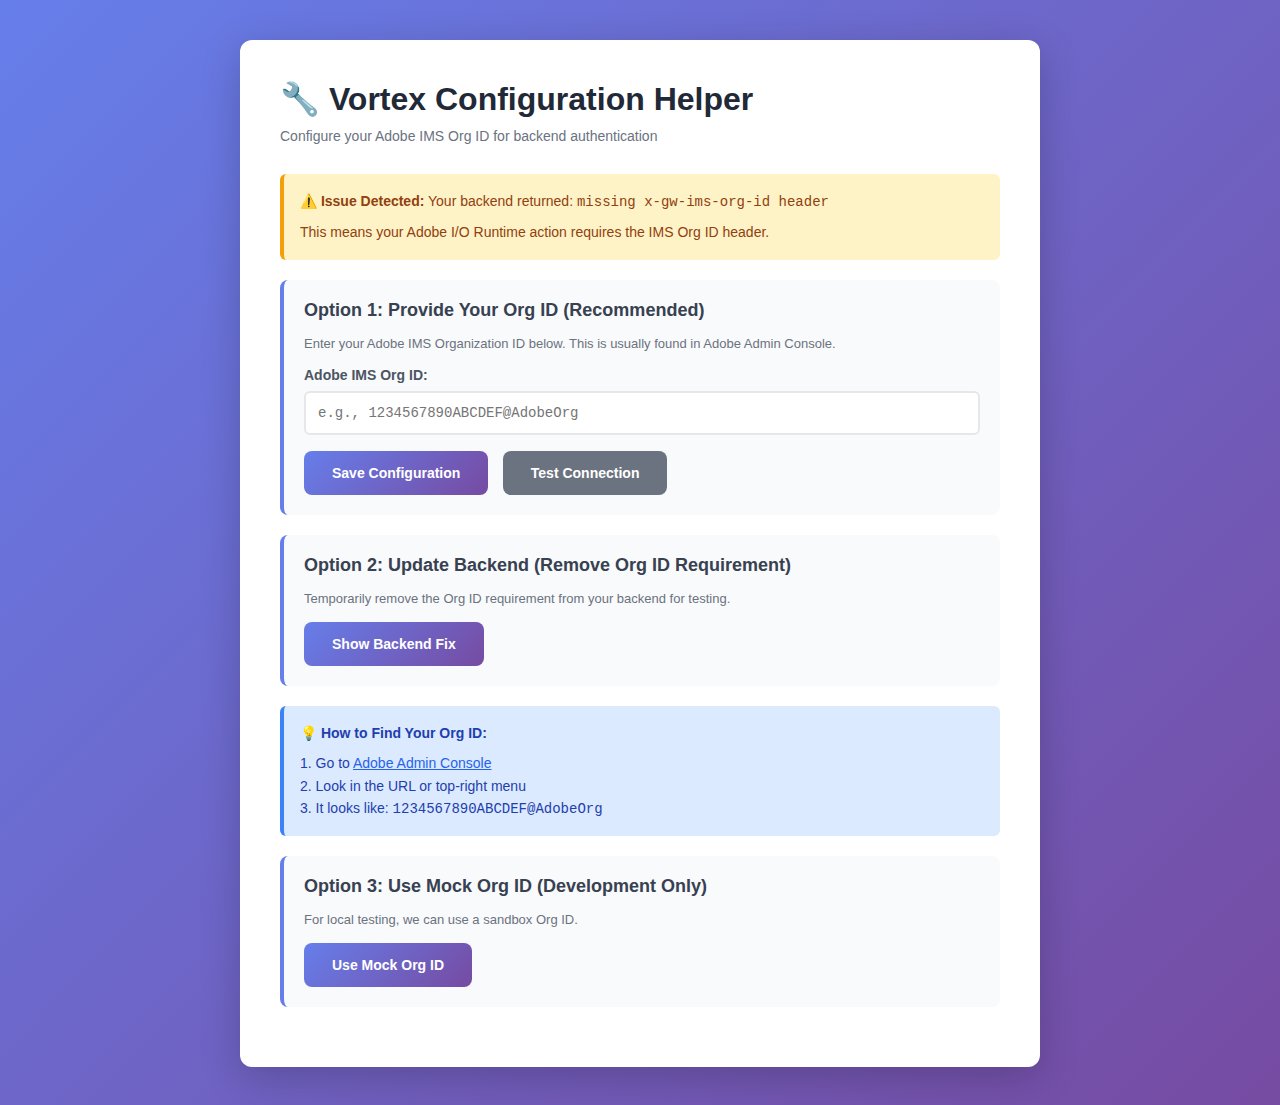
<file: tools/vortex/configure.html>
<!DOCTYPE html>
<html lang="en">
<head>
  <meta charset="UTF-8">
  <meta name="viewport" content="width=device-width, initial-scale=1.0">
  <title>Vortex Configuration Helper</title>
  <style>
    * { margin: 0; padding: 0; box-sizing: border-box; }
    body {
      font-family: -apple-system, BlinkMacSystemFont, 'Segoe UI', Roboto, sans-serif;
      background: linear-gradient(135deg, #667eea 0%, #764ba2 100%);
      padding: 40px 20px;
      min-height: 100vh;
    }
    .container {
      max-width: 800px;
      margin: 0 auto;
      background: white;
      border-radius: 12px;
      padding: 40px;
      box-shadow: 0 10px 40px rgba(0,0,0,0.2);
    }
    h1 {
      color: #1f2937;
      margin-bottom: 10px;
    }
    .subtitle {
      color: #6b7280;
      margin-bottom: 30px;
      font-size: 14px;
    }
    .section {
      background: #f9fafb;
      padding: 20px;
      border-radius: 8px;
      margin-bottom: 20px;
      border-left: 4px solid #667eea;
    }
    .section h2 {
      color: #374151;
      font-size: 18px;
      margin-bottom: 15px;
    }
    label {
      display: block;
      color: #4b5563;
      font-weight: 600;
      margin-bottom: 8px;
      font-size: 14px;
    }
    input {
      width: 100%;
      padding: 12px;
      border: 2px solid #e5e7eb;
      border-radius: 6px;
      font-size: 14px;
      font-family: 'Courier New', monospace;
      margin-bottom: 16px;
    }
    input:focus {
      outline: none;
      border-color: #667eea;
    }
    button {
      background: linear-gradient(135deg, #667eea 0%, #764ba2 100%);
      color: white;
      border: none;
      padding: 14px 28px;
      border-radius: 8px;
      font-size: 14px;
      font-weight: 600;
      cursor: pointer;
      transition: transform 0.2s;
      margin-right: 10px;
    }
    button:hover {
      transform: translateY(-2px);
    }
    button.secondary {
      background: #6b7280;
    }
    .code-block {
      background: #1e1e1e;
      color: #d4d4d4;
      padding: 20px;
      border-radius: 8px;
      font-family: 'Courier New', monospace;
      font-size: 13px;
      line-height: 1.6;
      overflow-x: auto;
      margin-top: 16px;
      display: none;
    }
    .code-block.show {
      display: block;
    }
    .info-box {
      background: #dbeafe;
      border-left: 4px solid #3b82f6;
      padding: 16px;
      border-radius: 6px;
      margin-bottom: 20px;
    }
    .info-box p {
      color: #1e40af;
      font-size: 14px;
      line-height: 1.6;
    }
    .warning-box {
      background: #fef3c7;
      border-left: 4px solid #f59e0b;
      padding: 16px;
      border-radius: 6px;
      margin-bottom: 20px;
    }
    .warning-box p {
      color: #92400e;
      font-size: 14px;
      line-height: 1.6;
    }
    .success-box {
      background: #d1fae5;
      border-left: 4px solid #10b981;
      padding: 16px;
      border-radius: 6px;
      margin-top: 16px;
      display: none;
    }
    .success-box.show {
      display: block;
    }
    .success-box p {
      color: #065f46;
      font-size: 14px;
      font-weight: 600;
    }
  </style>
</head>
<body>
  <div class="container">
    <h1>🔧 Vortex Configuration Helper</h1>
    <p class="subtitle">Configure your Adobe IMS Org ID for backend authentication</p>

    <div class="warning-box">
      <p><strong>⚠️ Issue Detected:</strong> Your backend returned: <code>missing x-gw-ims-org-id header</code></p>
      <p style="margin-top: 8px;">This means your Adobe I/O Runtime action requires the IMS Org ID header.</p>
    </div>

    <div class="section">
      <h2>Option 1: Provide Your Org ID (Recommended)</h2>
      <p style="color: #6b7280; font-size: 13px; margin-bottom: 16px;">
        Enter your Adobe IMS Organization ID below. This is usually found in Adobe Admin Console.
      </p>
      
      <label>Adobe IMS Org ID:</label>
      <input type="text" id="orgId" placeholder="e.g., 1234567890ABCDEF@AdobeOrg" />
      
      <button onclick="saveConfig()">Save Configuration</button>
      <button onclick="testWithOrgId()" class="secondary">Test Connection</button>
      
      <div class="success-box" id="configSuccess">
        <p>✓ Configuration saved! Refresh the test page to try again.</p>
      </div>
    </div>

    <div class="section">
      <h2>Option 2: Update Backend (Remove Org ID Requirement)</h2>
      <p style="color: #6b7280; font-size: 13px; margin-bottom: 16px;">
        Temporarily remove the Org ID requirement from your backend for testing.
      </p>
      
      <button onclick="showBackendCode()">Show Backend Fix</button>
      
      <div class="code-block" id="backendCode">
<pre>/**
 * Adobe I/O Runtime Action - No Org ID Required
 */
async function main(params) {
  const headers = {
    'Access-Control-Allow-Origin': '*',
    'Access-Control-Allow-Methods': 'POST, GET, OPTIONS',
    'Access-Control-Allow-Headers': 'Content-Type, Authorization, x-gw-ims-org-id, x-api-key',
    'Content-Type': 'application/json'
  };

  // Handle OPTIONS preflight
  if (params.__ow_method === 'options') {
    return { statusCode: 204, headers, body: '' };
  }

  try {
    // ✅ SKIP ORG ID CHECK FOR TESTING
    // const orgId = params.__ow_headers?.['x-gw-ims-org-id'];
    // if (!orgId) {
    //   return {
    //     statusCode: 401,
    //     headers,
    //     body: JSON.stringify({ 
    //       error: 'missing x-gw-ims-org-id header' 
    //     })
    //   };
    // }

    // Your logic here
    const result = {
      success: true,
      message: 'Backend is working!',
      timestamp: new Date().toISOString()
    };

    return {
      statusCode: 200,
      headers,
      body: JSON.stringify(result)
    };
  } catch (error) {
    return {
      statusCode: 500,
      headers,
      body: JSON.stringify({
        success: false,
        error: { message: error.message }
      })
    };
  }
}

exports.main = main;</pre>
      </div>
    </div>

    <div class="info-box">
      <p><strong>💡 How to Find Your Org ID:</strong></p>
      <p style="margin-top: 8px;">
        1. Go to <a href="https://adminconsole.adobe.com" target="_blank" style="color: #2563eb;">Adobe Admin Console</a><br>
        2. Look in the URL or top-right menu<br>
        3. It looks like: <code>1234567890ABCDEF@AdobeOrg</code>
      </p>
    </div>

    <div class="section">
      <h2>Option 3: Use Mock Org ID (Development Only)</h2>
      <p style="color: #6b7280; font-size: 13px; margin-bottom: 16px;">
        For local testing, we can use a sandbox Org ID.
      </p>
      
      <button onclick="useMockOrgId()">Use Mock Org ID</button>
      
      <div class="success-box" id="mockSuccess">
        <p>✓ Mock Org ID configured! Try testing again.</p>
      </div>
    </div>
  </div>

  <script>
    function saveConfig() {
      const orgId = document.getElementById('orgId').value.trim();
      
      if (!orgId) {
        alert('Please enter an Org ID');
        return;
      }
      
      localStorage.setItem('vortex:orgId', orgId);
      document.getElementById('configSuccess').classList.add('show');
      
      setTimeout(() => {
        alert('Configuration saved! Now refresh your test page and try again.');
      }, 500);
    }

    function testWithOrgId() {
      const orgId = document.getElementById('orgId').value.trim() || localStorage.getItem('vortex:orgId');
      
      if (!orgId) {
        alert('Please enter an Org ID first');
        return;
      }
      
      // Save and test
      localStorage.setItem('vortex:orgId', orgId);
      
      alert('Org ID saved! Opening test page...');
      window.open('test-backend.html', '_blank');
    }

    function useMockOrgId() {
      const mockOrgId = 'SANDBOX1234567890ABCDEF@AdobeOrg';
      localStorage.setItem('vortex:orgId', mockOrgId);
      document.getElementById('mockSuccess').classList.add('show');
      
      setTimeout(() => {
        alert('Mock Org ID configured! Refresh test-backend.html and try again.');
      }, 500);
    }

    function showBackendCode() {
      const codeBlock = document.getElementById('backendCode');
      codeBlock.classList.toggle('show');
    }

    // Show saved Org ID if exists
    window.addEventListener('DOMContentLoaded', () => {
      const savedOrgId = localStorage.getItem('vortex:orgId');
      if (savedOrgId) {
        document.getElementById('orgId').value = savedOrgId;
        document.getElementById('configSuccess').classList.add('show');
        document.getElementById('configSuccess').innerHTML = '<p>✓ Using saved Org ID: ' + savedOrgId.substring(0, 20) + '...</p>';
      }
    });
  </script>
</body>
</html>
</file>
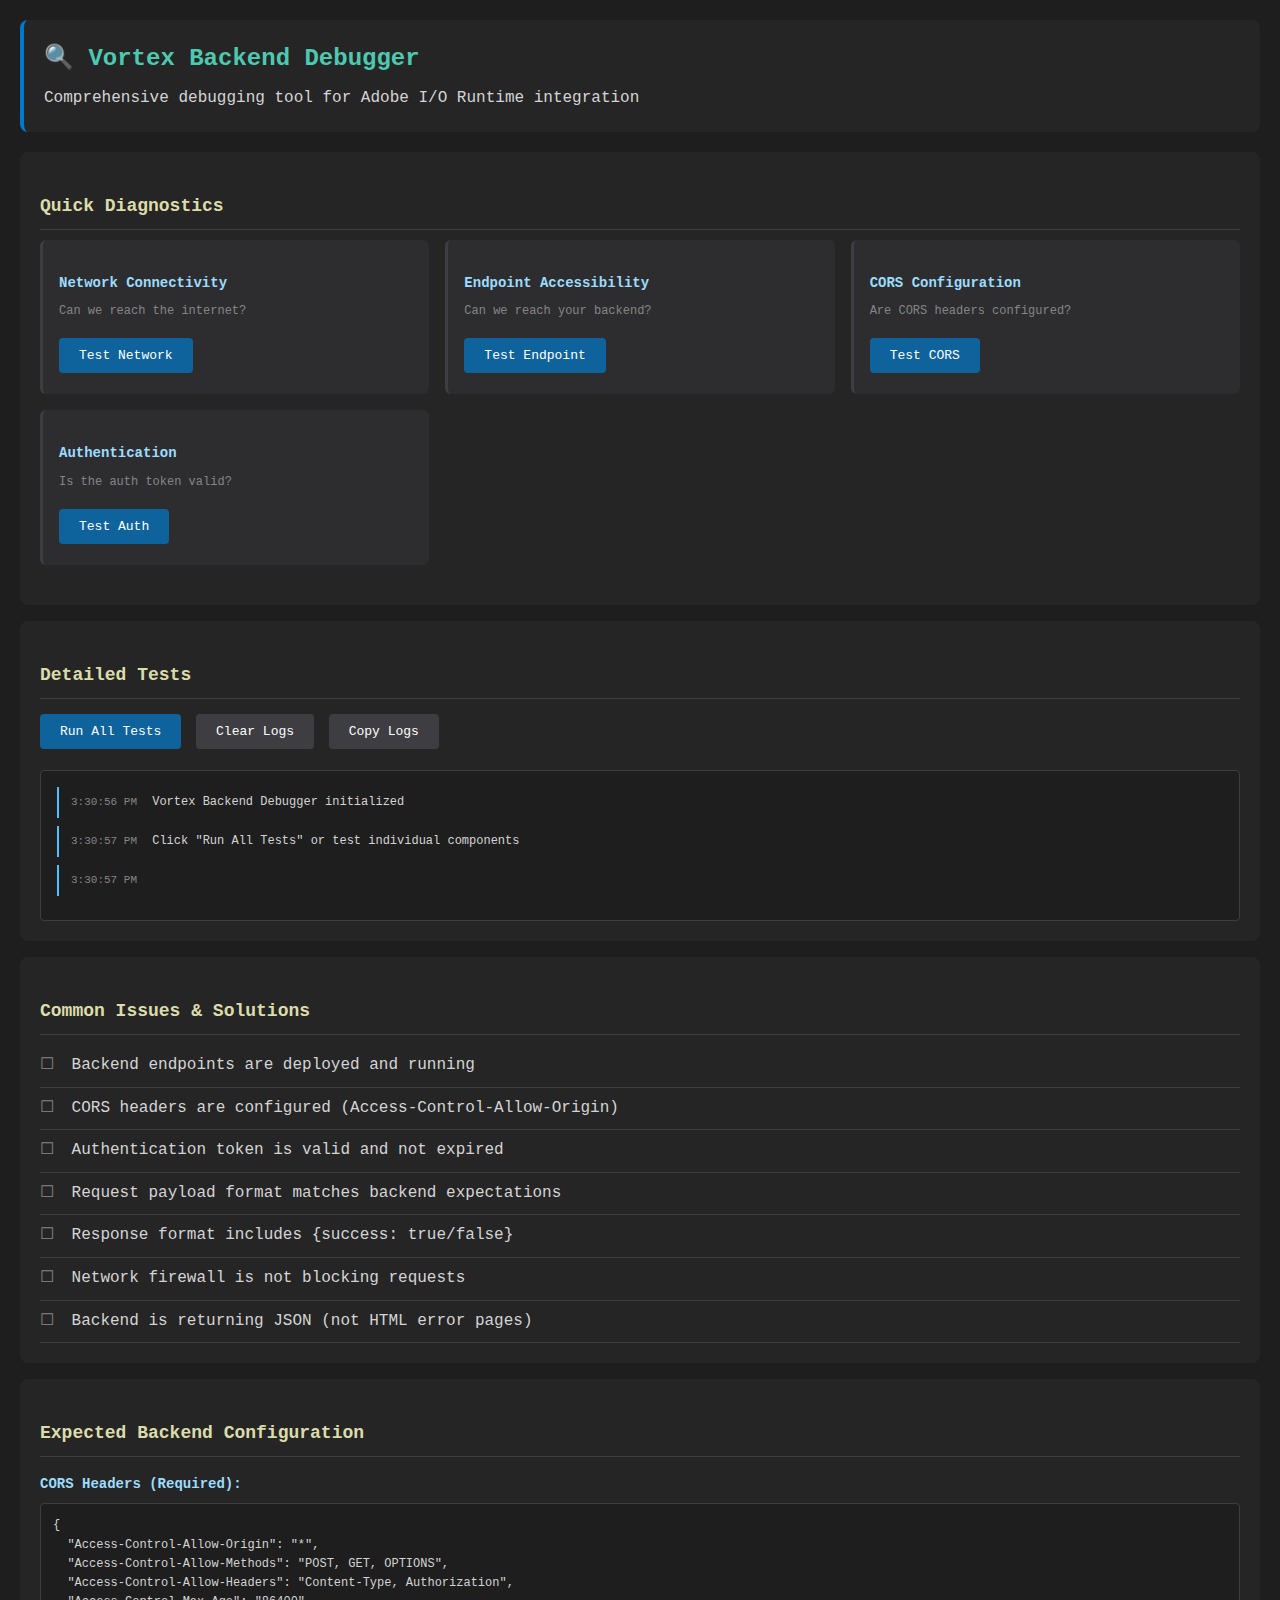
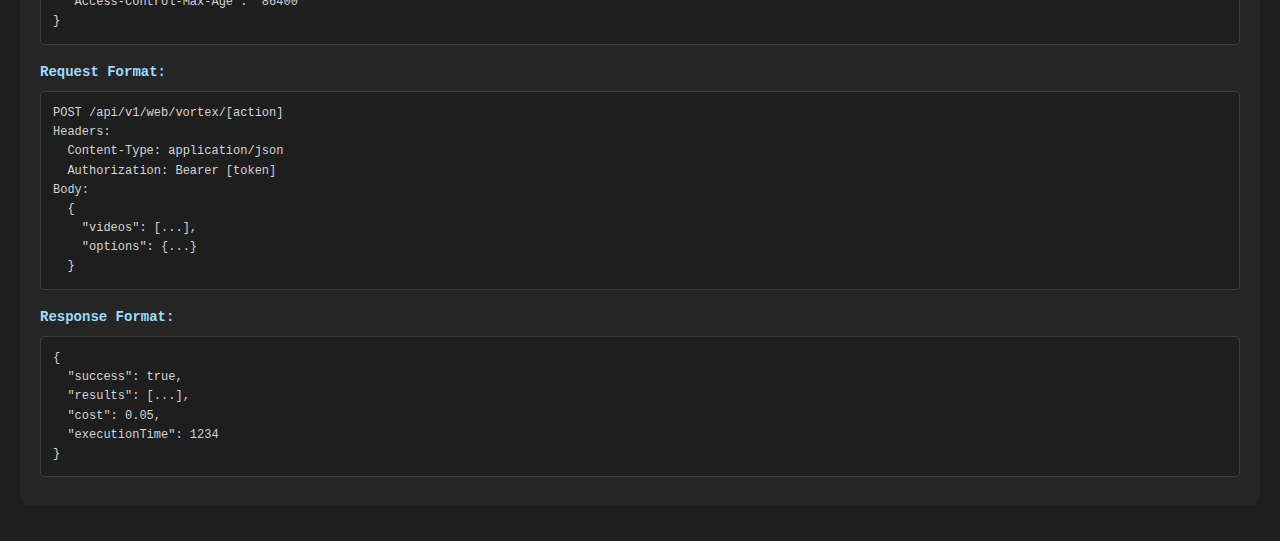
<file: tools/vortex/debug-backend.html>
<!DOCTYPE html>
<html lang="en">
<head>
  <meta charset="UTF-8">
  <meta name="viewport" content="width=device-width, initial-scale=1.0">
  <title>Vortex Backend Debugger</title>
  <style>
    * {
      margin: 0;
      padding: 0;
      box-sizing: border-box;
    }

    body {
      font-family: 'Courier New', monospace;
      background: #1e1e1e;
      color: #d4d4d4;
      padding: 20px;
      line-height: 1.6;
    }

    .container {
      max-width: 1400px;
      margin: 0 auto;
    }

    .header {
      background: #252526;
      padding: 20px;
      border-radius: 8px;
      margin-bottom: 20px;
      border-left: 4px solid #007acc;
    }

    h1 {
      color: #4ec9b0;
      font-size: 24px;
      margin-bottom: 8px;
    }

    h2 {
      color: #dcdcaa;
      font-size: 18px;
      margin: 20px 0 10px 0;
      padding-bottom: 8px;
      border-bottom: 1px solid #3e3e42;
    }

    h3 {
      color: #9cdcfe;
      font-size: 14px;
      margin: 16px 0 8px 0;
    }

    .section {
      background: #252526;
      padding: 20px;
      border-radius: 8px;
      margin-bottom: 16px;
    }

    .test-grid {
      display: grid;
      grid-template-columns: repeat(auto-fit, minmax(300px, 1fr));
      gap: 16px;
      margin-bottom: 20px;
    }

    .test-card {
      background: #2d2d30;
      padding: 16px;
      border-radius: 6px;
      border-left: 3px solid #3e3e42;
    }

    .test-card.success {
      border-left-color: #4ec9b0;
    }

    .test-card.error {
      border-left-color: #f48771;
    }

    .test-card.pending {
      border-left-color: #dcdcaa;
    }

    button {
      background: #0e639c;
      color: white;
      border: none;
      padding: 10px 20px;
      border-radius: 4px;
      cursor: pointer;
      font-family: 'Courier New', monospace;
      font-size: 13px;
      margin: 5px 5px 5px 0;
      transition: background 0.2s;
    }

    button:hover {
      background: #1177bb;
    }

    button:disabled {
      background: #3e3e42;
      cursor: not-allowed;
    }

    button.secondary {
      background: #3e3e42;
    }

    button.secondary:hover {
      background: #4e4e52;
    }

    .log {
      background: #1e1e1e;
      padding: 16px;
      border-radius: 4px;
      max-height: 400px;
      overflow-y: auto;
      font-size: 12px;
      margin-top: 16px;
      border: 1px solid #3e3e42;
    }

    .log-entry {
      margin-bottom: 8px;
      padding: 6px;
      border-left: 2px solid #3e3e42;
      padding-left: 12px;
    }

    .log-entry.info {
      border-left-color: #4fc1ff;
    }

    .log-entry.success {
      border-left-color: #4ec9b0;
    }

    .log-entry.error {
      border-left-color: #f48771;
    }

    .log-entry.warn {
      border-left-color: #dcdcaa;
    }

    .log-time {
      color: #858585;
      font-size: 11px;
      margin-right: 8px;
    }

    .status-badge {
      display: inline-block;
      padding: 4px 10px;
      border-radius: 3px;
      font-size: 11px;
      font-weight: bold;
      margin-left: 10px;
    }

    .status-badge.success {
      background: #4ec9b0;
      color: #1e1e1e;
    }

    .status-badge.error {
      background: #f48771;
      color: #1e1e1e;
    }

    .status-badge.pending {
      background: #dcdcaa;
      color: #1e1e1e;
    }

    .code-block {
      background: #1e1e1e;
      padding: 12px;
      border-radius: 4px;
      font-size: 12px;
      overflow-x: auto;
      border: 1px solid #3e3e42;
      margin: 8px 0;
    }

    .checklist {
      list-style: none;
      padding-left: 0;
    }

    .checklist li {
      padding: 8px 0;
      border-bottom: 1px solid #3e3e42;
    }

    .checklist li:before {
      content: "☐ ";
      color: #858585;
      font-size: 16px;
      margin-right: 8px;
    }

    .checklist li.checked:before {
      content: "☑ ";
      color: #4ec9b0;
    }

    pre {
      margin: 0;
      white-space: pre-wrap;
      word-wrap: break-word;
    }

    .highlight {
      color: #ce9178;
    }

    .url {
      color: #4fc1ff;
    }

    .key {
      color: #9cdcfe;
    }

    .value {
      color: #ce9178;
    }
  </style>
</head>
<body>
  <div class="container">
    <div class="header">
      <h1>🔍 Vortex Backend Debugger</h1>
      <p>Comprehensive debugging tool for Adobe I/O Runtime integration</p>
    </div>

    <div class="section">
      <h2>Quick Diagnostics</h2>
      <div class="test-grid">
        <div class="test-card" id="network-test">
          <h3>Network Connectivity</h3>
          <p style="font-size: 12px; color: #858585; margin-bottom: 12px;">Can we reach the internet?</p>
          <button onclick="testNetwork()">Test Network</button>
        </div>

        <div class="test-card" id="endpoint-test">
          <h3>Endpoint Accessibility</h3>
          <p style="font-size: 12px; color: #858585; margin-bottom: 12px;">Can we reach your backend?</p>
          <button onclick="testEndpoint()">Test Endpoint</button>
        </div>

        <div class="test-card" id="cors-test">
          <h3>CORS Configuration</h3>
          <p style="font-size: 12px; color: #858585; margin-bottom: 12px;">Are CORS headers configured?</p>
          <button onclick="testCORS()">Test CORS</button>
        </div>

        <div class="test-card" id="auth-test">
          <h3>Authentication</h3>
          <p style="font-size: 12px; color: #858585; margin-bottom: 12px;">Is the auth token valid?</p>
          <button onclick="testAuth()">Test Auth</button>
        </div>
      </div>
    </div>

    <div class="section">
      <h2>Detailed Tests</h2>
      <button onclick="testAll()">Run All Tests</button>
      <button onclick="clearLogs()" class="secondary">Clear Logs</button>
      <button onclick="copyLogs()" class="secondary">Copy Logs</button>
      
      <div class="log" id="debug-log"></div>
    </div>

    <div class="section">
      <h2>Common Issues & Solutions</h2>
      <ul class="checklist" id="checklist">
        <li>Backend endpoints are deployed and running</li>
        <li>CORS headers are configured (Access-Control-Allow-Origin)</li>
        <li>Authentication token is valid and not expired</li>
        <li>Request payload format matches backend expectations</li>
        <li>Response format includes {success: true/false}</li>
        <li>Network firewall is not blocking requests</li>
        <li>Backend is returning JSON (not HTML error pages)</li>
      </ul>
    </div>

    <div class="section">
      <h2>Expected Backend Configuration</h2>
      <h3>CORS Headers (Required):</h3>
      <div class="code-block">
<pre>{
  "Access-Control-Allow-Origin": "*",
  "Access-Control-Allow-Methods": "POST, GET, OPTIONS",
  "Access-Control-Allow-Headers": "Content-Type, Authorization",
  "Access-Control-Max-Age": "86400"
}</pre>
      </div>

      <h3>Request Format:</h3>
      <div class="code-block">
<pre>POST /api/v1/web/vortex/[action]
Headers:
  Content-Type: application/json
  Authorization: Bearer [token]
Body:
  {
    "videos": [...],
    "options": {...}
  }</pre>
      </div>

      <h3>Response Format:</h3>
      <div class="code-block">
<pre>{
  "success": true,
  "results": [...],
  "cost": 0.05,
  "executionTime": 1234
}</pre>
      </div>
    </div>
  </div>

  <script type="module">
    import vortexApi from './vortexApi.js';
    
    const logs = [];
    
    function log(message, type = 'info', data = null) {
      const timestamp = new Date().toLocaleTimeString();
      const entry = { timestamp, message, type, data };
      logs.push(entry);
      
      const logEl = document.getElementById('debug-log');
      const entryEl = document.createElement('div');
      entryEl.className = `log-entry ${type}`;
      
      let content = `<span class="log-time">${timestamp}</span> ${message}`;
      if (data) {
        content += `\n<pre>${JSON.stringify(data, null, 2)}</pre>`;
      }
      
      entryEl.innerHTML = content;
      logEl.appendChild(entryEl);
      logEl.scrollTop = logEl.scrollHeight;
    }

    function updateTestCard(cardId, status, message) {
      const card = document.getElementById(cardId);
      card.classList.remove('success', 'error', 'pending');
      card.classList.add(status);
      
      let statusEl = card.querySelector('.status-badge');
      if (!statusEl) {
        statusEl = document.createElement('span');
        statusEl.className = 'status-badge';
        card.querySelector('h3').appendChild(statusEl);
      }
      
      statusEl.className = `status-badge ${status}`;
      statusEl.textContent = status.toUpperCase();
      
      if (message) {
        let msgEl = card.querySelector('.status-message');
        if (!msgEl) {
          msgEl = document.createElement('p');
          msgEl.className = 'status-message';
          msgEl.style.fontSize = '11px';
          msgEl.style.marginTop = '8px';
          msgEl.style.color = '#858585';
          card.appendChild(msgEl);
        }
        msgEl.textContent = message;
      }
    }

    window.testNetwork = async function() {
      log('Testing network connectivity...', 'info');
      updateTestCard('network-test', 'pending', 'Testing...');
      
      try {
        const response = await fetch('https://www.google.com', { mode: 'no-cors' });
        log('✓ Network is accessible', 'success');
        updateTestCard('network-test', 'success', 'Connected');
        return true;
      } catch (error) {
        log('✗ Network test failed', 'error', error);
        updateTestCard('network-test', 'error', error.message);
        return false;
      }
    };

    window.testEndpoint = async function() {
      log('Testing endpoint accessibility...', 'info');
      updateTestCard('endpoint-test', 'pending', 'Testing...');
      
      const endpoint = 'https://14257-vortex-stage.adobeio-static.net/api/v1/web/vortex/sample';
      log(`Endpoint: ${endpoint}`, 'info');
      
      try {
        const response = await fetch(endpoint, {
          method: 'GET',
          headers: { 'Accept': 'application/json' }
        });
        
        log(`Response status: ${response.status} ${response.statusText}`, 'info');
        log(`Response headers:`, 'info', Object.fromEntries(response.headers.entries()));
        
        const text = await response.text();
        log(`Response body:`, 'info', text.substring(0, 500));
        
        if (response.ok) {
          log('✓ Endpoint is accessible', 'success');
          updateTestCard('endpoint-test', 'success', `Status: ${response.status}`);
          return true;
        } else {
          log('✗ Endpoint returned error status', 'error');
          updateTestCard('endpoint-test', 'error', `Status: ${response.status}`);
          return false;
        }
      } catch (error) {
        log('✗ Cannot reach endpoint', 'error', error);
        updateTestCard('endpoint-test', 'error', error.message);
        
        if (error.message.includes('Failed to fetch')) {
          log('⚠ This is likely a CORS issue or network problem', 'warn');
        }
        
        return false;
      }
    };

    window.testCORS = async function() {
      log('Testing CORS configuration...', 'info');
      updateTestCard('cors-test', 'pending', 'Testing...');
      
      const endpoint = 'https://14257-vortex-stage.adobeio-static.net/api/v1/web/vortex/sample';
      
      try {
        const response = await fetch(endpoint, {
          method: 'OPTIONS',
          headers: {
            'Origin': window.location.origin,
            'Access-Control-Request-Method': 'POST',
            'Access-Control-Request-Headers': 'Content-Type, Authorization'
          }
        });
        
        log(`CORS preflight status: ${response.status}`, 'info');
        
        const corsHeaders = {
          'Access-Control-Allow-Origin': response.headers.get('access-control-allow-origin'),
          'Access-Control-Allow-Methods': response.headers.get('access-control-allow-methods'),
          'Access-Control-Allow-Headers': response.headers.get('access-control-allow-headers'),
        };
        
        log('CORS headers:', 'info', corsHeaders);
        
        if (corsHeaders['Access-Control-Allow-Origin']) {
          log('✓ CORS headers are present', 'success');
          updateTestCard('cors-test', 'success', 'CORS configured');
          return true;
        } else {
          log('✗ CORS headers are missing', 'error');
          log('⚠ Backend must return Access-Control-Allow-Origin header', 'warn');
          updateTestCard('cors-test', 'error', 'CORS not configured');
          return false;
        }
      } catch (error) {
        log('✗ CORS test failed', 'error', error);
        updateTestCard('cors-test', 'error', error.message);
        return false;
      }
    };

    window.testAuth = async function() {
      log('Testing authentication...', 'info');
      updateTestCard('auth-test', 'pending', 'Testing...');
      
      const token = vortexApi.getToken();
      log(`Token: ${token ? token.substring(0, 20) + '...' : 'NO TOKEN'}`, 'info');
      
      if (!token || token === 'sandbox-token') {
        log('⚠ Using sandbox token (development mode)', 'warn');
        updateTestCard('auth-test', 'pending', 'Using sandbox token');
        return false;
      }
      
      try {
        const result = await vortexApi.testConnection();
        log('✓ Authentication successful', 'success', result);
        updateTestCard('auth-test', 'success', 'Token valid');
        return true;
      } catch (error) {
        log('✗ Authentication failed', 'error', error);
        updateTestCard('auth-test', 'error', error.message);
        return false;
      }
    };

    window.testAll = async function() {
      log('=== STARTING COMPREHENSIVE TEST SUITE ===', 'info');
      log('', 'info');
      
      await testNetwork();
      log('', 'info');
      
      await testEndpoint();
      log('', 'info');
      
      await testCORS();
      log('', 'info');
      
      await testAuth();
      log('', 'info');
      
      log('=== TEST SUITE COMPLETE ===', 'info');
      log('Check the results above to identify issues', 'info');
    };

    window.clearLogs = function() {
      logs.length = 0;
      document.getElementById('debug-log').innerHTML = '';
    };

    window.copyLogs = function() {
      const text = logs.map(l => `[${l.timestamp}] ${l.type.toUpperCase()}: ${l.message}`).join('\n');
      navigator.clipboard.writeText(text);
      log('✓ Logs copied to clipboard', 'success');
    };

    // Auto-run tests on load
    setTimeout(() => {
      log('Vortex Backend Debugger initialized', 'info');
      log('Click "Run All Tests" or test individual components', 'info');
      log('', 'info');
    }, 100);
  </script>
</body>
</html>
</file>
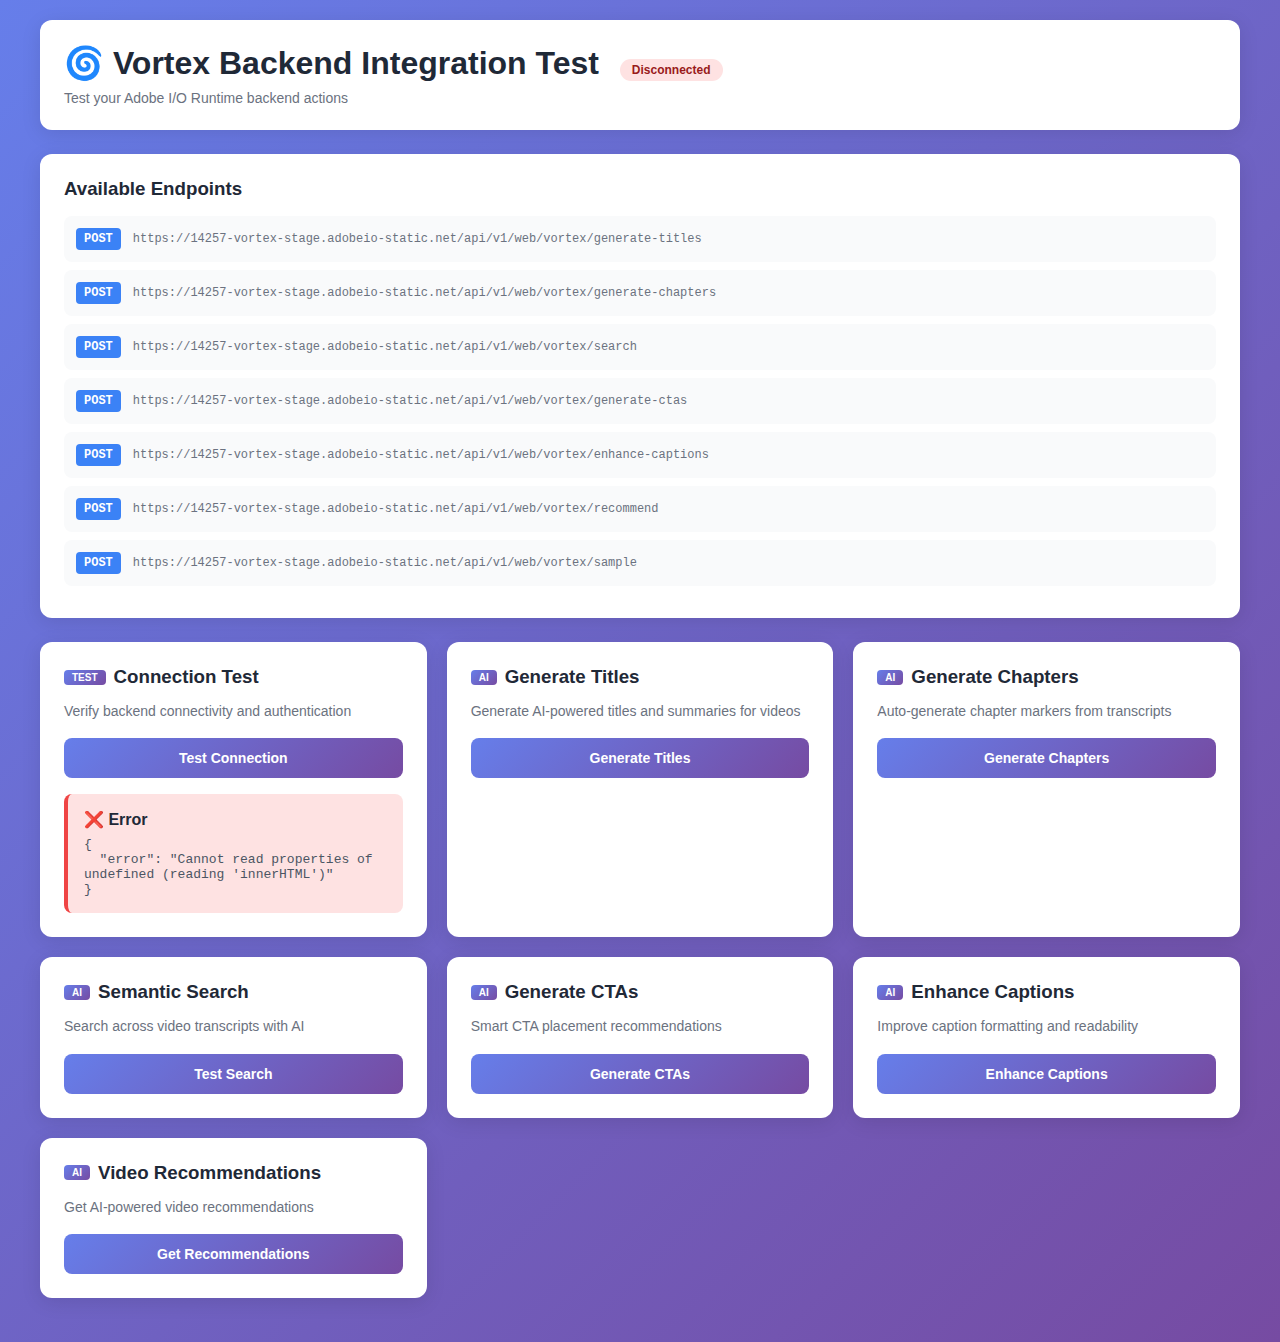
<file: tools/vortex/test-backend.html>
<!DOCTYPE html>
<html lang="en">
<head>
  <meta charset="UTF-8">
  <meta name="viewport" content="width=device-width, initial-scale=1.0">
  <title>Vortex Backend Integration Test</title>
  <style>
    * {
      margin: 0;
      padding: 0;
      box-sizing: border-box;
    }

    body {
      font-family: -apple-system, BlinkMacSystemFont, 'Segoe UI', Roboto, sans-serif;
      background: linear-gradient(135deg, #667eea 0%, #764ba2 100%);
      padding: 20px;
      min-height: 100vh;
    }

    .container {
      max-width: 1200px;
      margin: 0 auto;
    }

    .header {
      background: white;
      padding: 24px;
      border-radius: 12px;
      box-shadow: 0 4px 20px rgba(0,0,0,0.1);
      margin-bottom: 24px;
    }

    h1 {
      color: #1f2937;
      margin-bottom: 8px;
    }

    .subtitle {
      color: #6b7280;
      font-size: 14px;
    }

    .status {
      display: inline-block;
      padding: 4px 12px;
      border-radius: 12px;
      font-size: 12px;
      font-weight: 600;
      margin-left: 12px;
    }

    .status.connected {
      background: #d1fae5;
      color: #065f46;
    }

    .status.disconnected {
      background: #fee2e2;
      color: #991b1b;
    }

    .grid {
      display: grid;
      grid-template-columns: repeat(auto-fit, minmax(350px, 1fr));
      gap: 20px;
      margin-bottom: 24px;
    }

    .card {
      background: white;
      border-radius: 12px;
      padding: 24px;
      box-shadow: 0 4px 20px rgba(0,0,0,0.1);
    }

    .card h3 {
      color: #1f2937;
      margin-bottom: 12px;
      display: flex;
      align-items: center;
      gap: 8px;
    }

    .card p {
      color: #6b7280;
      font-size: 14px;
      margin-bottom: 16px;
      line-height: 1.6;
    }

    button {
      background: linear-gradient(135deg, #667eea 0%, #764ba2 100%);
      color: white;
      border: none;
      padding: 12px 24px;
      border-radius: 8px;
      font-size: 14px;
      font-weight: 600;
      cursor: pointer;
      transition: transform 0.2s, box-shadow 0.2s;
      width: 100%;
    }

    button:hover {
      transform: translateY(-2px);
      box-shadow: 0 6px 20px rgba(102, 126, 234, 0.4);
    }

    button:disabled {
      opacity: 0.5;
      cursor: not-allowed;
      transform: none;
    }

    .result {
      margin-top: 16px;
      padding: 16px;
      background: #f9fafb;
      border-radius: 8px;
      border-left: 4px solid #667eea;
      display: none;
    }

    .result.show {
      display: block;
    }

    .result.success {
      border-left-color: #10b981;
      background: #d1fae5;
    }

    .result.error {
      border-left-color: #ef4444;
      background: #fee2e2;
    }

    .result-title {
      font-weight: 600;
      color: #1f2937;
      margin-bottom: 8px;
    }

    .result-content {
      font-size: 13px;
      color: #4b5563;
      white-space: pre-wrap;
      word-wrap: break-word;
      max-height: 300px;
      overflow-y: auto;
      font-family: 'Courier New', monospace;
    }

    .spinner {
      display: inline-block;
      width: 16px;
      height: 16px;
      border: 2px solid rgba(255,255,255,0.3);
      border-top-color: white;
      border-radius: 50%;
      animation: spin 0.8s linear infinite;
    }

    @keyframes spin {
      to { transform: rotate(360deg); }
    }

    .endpoints {
      background: white;
      border-radius: 12px;
      padding: 24px;
      box-shadow: 0 4px 20px rgba(0,0,0,0.1);
    }

    .endpoint {
      display: flex;
      align-items: center;
      padding: 12px;
      background: #f9fafb;
      border-radius: 8px;
      margin-bottom: 8px;
      font-family: 'Courier New', monospace;
      font-size: 12px;
    }

    .endpoint-method {
      background: #3b82f6;
      color: white;
      padding: 4px 8px;
      border-radius: 4px;
      margin-right: 12px;
      font-weight: 600;
    }

    .endpoint-url {
      color: #6b7280;
      flex: 1;
      overflow-x: auto;
    }

    .badge {
      background: linear-gradient(135deg, #667eea 0%, #764ba2 100%);
      color: white;
      padding: 2px 8px;
      border-radius: 4px;
      font-size: 10px;
      font-weight: 700;
    }
  </style>
</head>
<body>
  <div class="container">
    <div class="header">
      <h1>
        🌀 Vortex Backend Integration Test
        <span class="status disconnected" id="status">Disconnected</span>
      </h1>
      <p class="subtitle">Test your Adobe I/O Runtime backend actions</p>
    </div>

    <div class="endpoints">
      <h3 style="margin-bottom: 16px; color: #1f2937;">Available Endpoints</h3>
      <div class="endpoint">
        <span class="endpoint-method">POST</span>
        <span class="endpoint-url">https://14257-vortex-stage.adobeio-static.net/api/v1/web/vortex/generate-titles</span>
      </div>
      <div class="endpoint">
        <span class="endpoint-method">POST</span>
        <span class="endpoint-url">https://14257-vortex-stage.adobeio-static.net/api/v1/web/vortex/generate-chapters</span>
      </div>
      <div class="endpoint">
        <span class="endpoint-method">POST</span>
        <span class="endpoint-url">https://14257-vortex-stage.adobeio-static.net/api/v1/web/vortex/search</span>
      </div>
      <div class="endpoint">
        <span class="endpoint-method">POST</span>
        <span class="endpoint-url">https://14257-vortex-stage.adobeio-static.net/api/v1/web/vortex/generate-ctas</span>
      </div>
      <div class="endpoint">
        <span class="endpoint-method">POST</span>
        <span class="endpoint-url">https://14257-vortex-stage.adobeio-static.net/api/v1/web/vortex/enhance-captions</span>
      </div>
      <div class="endpoint">
        <span class="endpoint-method">POST</span>
        <span class="endpoint-url">https://14257-vortex-stage.adobeio-static.net/api/v1/web/vortex/recommend</span>
      </div>
      <div class="endpoint">
        <span class="endpoint-method">POST</span>
        <span class="endpoint-url">https://14257-vortex-stage.adobeio-static.net/api/v1/web/vortex/sample</span>
      </div>
    </div>

    <div class="grid" style="margin-top: 24px;">
      <!-- Test Connection -->
      <div class="card">
        <h3><span class="badge">TEST</span> Connection Test</h3>
        <p>Verify backend connectivity and authentication</p>
        <button onclick="testConnection()">Test Connection</button>
        <div class="result" id="result-connection"></div>
      </div>

      <!-- Generate Titles -->
      <div class="card">
        <h3><span class="badge">AI</span> Generate Titles</h3>
        <p>Generate AI-powered titles and summaries for videos</p>
        <button onclick="testGenerateTitles()">Generate Titles</button>
        <div class="result" id="result-titles"></div>
      </div>

      <!-- Generate Chapters -->
      <div class="card">
        <h3><span class="badge">AI</span> Generate Chapters</h3>
        <p>Auto-generate chapter markers from transcripts</p>
        <button onclick="testGenerateChapters()">Generate Chapters</button>
        <div class="result" id="result-chapters"></div>
      </div>

      <!-- Search -->
      <div class="card">
        <h3><span class="badge">AI</span> Semantic Search</h3>
        <p>Search across video transcripts with AI</p>
        <button onclick="testSearch()">Test Search</button>
        <div class="result" id="result-search"></div>
      </div>

      <!-- Generate CTAs -->
      <div class="card">
        <h3><span class="badge">AI</span> Generate CTAs</h3>
        <p>Smart CTA placement recommendations</p>
        <button onclick="testGenerateCtas()">Generate CTAs</button>
        <div class="result" id="result-ctas"></div>
      </div>

      <!-- Enhance Captions -->
      <div class="card">
        <h3><span class="badge">AI</span> Enhance Captions</h3>
        <p>Improve caption formatting and readability</p>
        <button onclick="testEnhanceCaptions()">Enhance Captions</button>
        <div class="result" id="result-captions"></div>
      </div>

      <!-- Recommendations -->
      <div class="card">
        <h3><span class="badge">AI</span> Video Recommendations</h3>
        <p>Get AI-powered video recommendations</p>
        <button onclick="testRecommendations()">Get Recommendations</button>
        <div class="result" id="result-recommendations"></div>
      </div>
    </div>
  </div>

  <script type="module">
    import vortexApi from './vortexApi.js';

    // Make API available globally for onclick handlers
    window.vortexApi = vortexApi;

    // Helper to show results
    window.showResult = function(elementId, result, isError = false) {
      const el = document.getElementById(elementId);
      el.classList.add('show');
      el.classList.toggle('error', isError);
      el.classList.toggle('success', !isError);
      
      el.innerHTML = `
        <div class="result-title">${isError ? '❌ Error' : '✅ Success'}</div>
        <div class="result-content">${JSON.stringify(result, null, 2)}</div>
      `;
    };

    // Helper to disable button during request
    window.withLoading = async function(buttonElement, promise) {
      const originalText = buttonElement.innerHTML;
      buttonElement.disabled = true;
      buttonElement.innerHTML = '<span class="spinner"></span> Loading...';
      
      try {
        const result = await promise;
        return result;
      } finally {
        buttonElement.disabled = false;
        buttonElement.innerHTML = originalText;
      }
    };

    // Test connection
    window.testConnection = async function(e) {
      const button = e?.target || event?.target;
      try {
        const result = await withLoading(button, vortexApi.testConnection());
        showResult('result-connection', result);
        document.getElementById('status').textContent = 'Connected';
        document.getElementById('status').classList.remove('disconnected');
        document.getElementById('status').classList.add('connected');
      } catch (error) {
        showResult('result-connection', { error: error.message }, true);
      }
    };

    // Test generate titles
    window.testGenerateTitles = async function(e) {
      const button = e?.target || event?.target;
      const sampleVideo = {
        id: '28729',
        title: 'Adobe Creative Cloud Overview',
        description: 'Learn about the latest features in Creative Cloud',
        transcript: 'Welcome to Adobe Creative Cloud. Today we will explore the amazing features...',
        duration: 451,
        category: 'Tutorial'
      };

      try {
        const result = await withLoading(button, vortexApi.generateTitles([sampleVideo]));
        showResult('result-titles', result);
      } catch (error) {
        showResult('result-titles', { error: error.message }, true);
      }
    };

    // Test generate chapters
    window.testGenerateChapters = async function(e) {
      const button = e?.target || event?.target;
      const sampleVideo = {
        id: '28729',
        title: 'Adobe Creative Cloud Overview',
        transcript: 'Introduction to Creative Cloud... Then we cover Photoshop... Finally, Illustrator...',
        duration: 451
      };

      try {
        const result = await withLoading(button, vortexApi.generateChapters([sampleVideo]));
        showResult('result-chapters', result);
      } catch (error) {
        showResult('result-chapters', { error: error.message }, true);
      }
    };

    // Test search
    window.testSearch = async function(e) {
      const button = e?.target || event?.target;
      const sampleVideos = [
        {
          id: '28729',
          title: 'Adobe Creative Cloud Overview',
          transcript: 'Learn about Photoshop, Illustrator, and AI features in Creative Cloud'
        }
      ];

      try {
        const result = await withLoading(button, 
          vortexApi.search('AI features in Photoshop', sampleVideos)
        );
        showResult('result-search', result);
      } catch (error) {
        showResult('result-search', { error: error.message }, true);
      }
    };

    // Test generate CTAs
    window.testGenerateCtas = async function(e) {
      const button = e?.target || event?.target;
      const sampleVideo = {
        id: '28729',
        title: 'Adobe Creative Cloud Overview',
        transcript: 'Learn about Creative Cloud features...',
        duration: 451,
        chapters: []
      };

      try {
        const result = await withLoading(button, vortexApi.generateCtas([sampleVideo]));
        showResult('result-ctas', result);
      } catch (error) {
        showResult('result-ctas', { error: error.message }, true);
      }
    };

    // Test enhance captions
    window.testEnhanceCaptions = async function(e) {
      const button = e?.target || event?.target;
      const sampleVideo = {
        id: '28729',
        captions: 'welcome to adobe creative cloud lets explore the features',
        context: {
          product: 'Adobe Creative Cloud',
          category: 'Tutorial'
        }
      };

      try {
        const result = await withLoading(button, vortexApi.enhanceCaptions([sampleVideo]));
        showResult('result-captions', result);
      } catch (error) {
        showResult('result-captions', { error: error.message }, true);
      }
    };

    // Test recommendations
    window.testRecommendations = async function(e) {
      const button = e?.target || event?.target;
      const criteria = {
        userQuery: 'Photoshop tutorials for beginners',
        skillLevel: 'beginner',
        topic: 'photoshop',
        maxResults: 3
      };
      const sampleVideos = [
        { id: '1', title: 'Photoshop Basics', description: 'Learn Photoshop fundamentals', metadata: {} },
        { id: '2', title: 'Advanced Photoshop', description: 'Advanced techniques', metadata: {} },
        { id: '3', title: 'Illustrator Basics', description: 'Learn Illustrator', metadata: {} }
      ];

      try {
        const result = await withLoading(button, 
          vortexApi.recommend(criteria, sampleVideos)
        );
        showResult('result-recommendations', result);
      } catch (error) {
        showResult('result-recommendations', { error: error.message }, true);
      }
    };

    // Auto-test connection on load
    setTimeout(() => {
      testConnection();
    }, 500);
  </script>
</body>
</html>
</file>
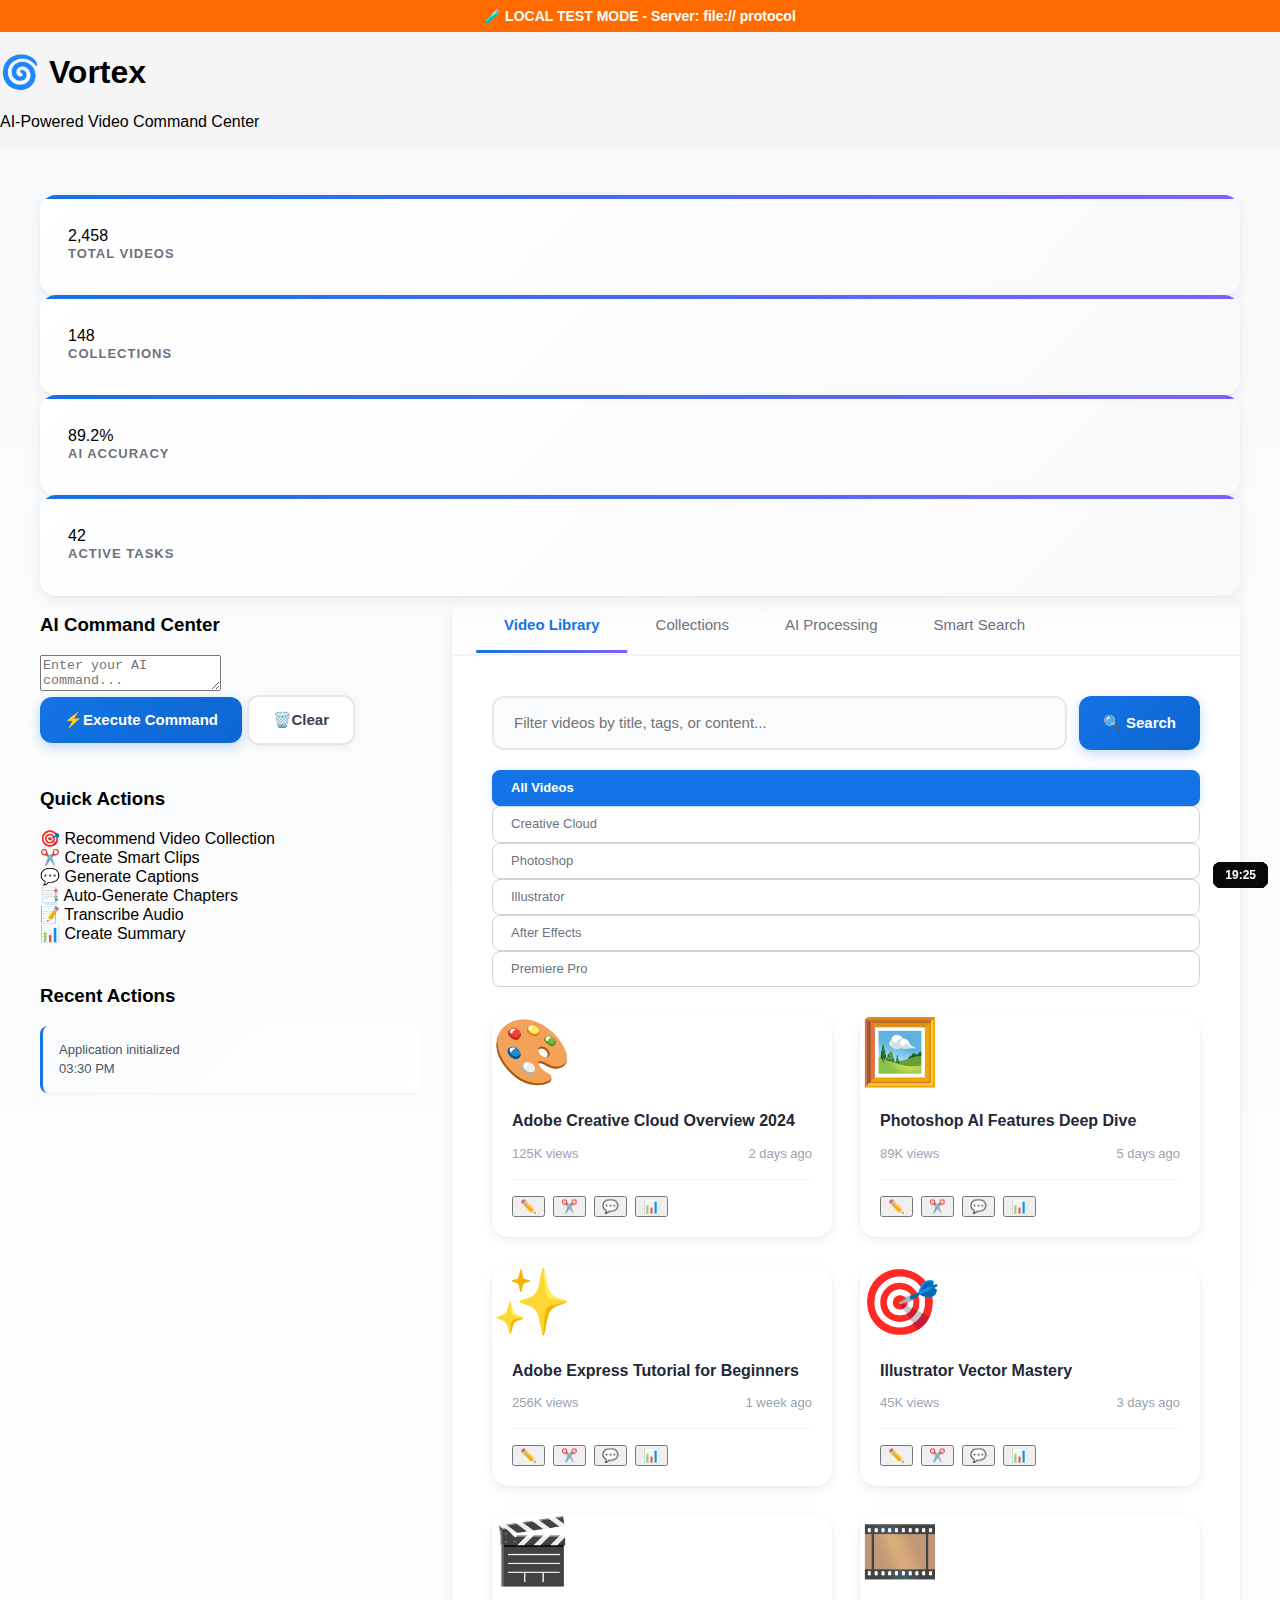
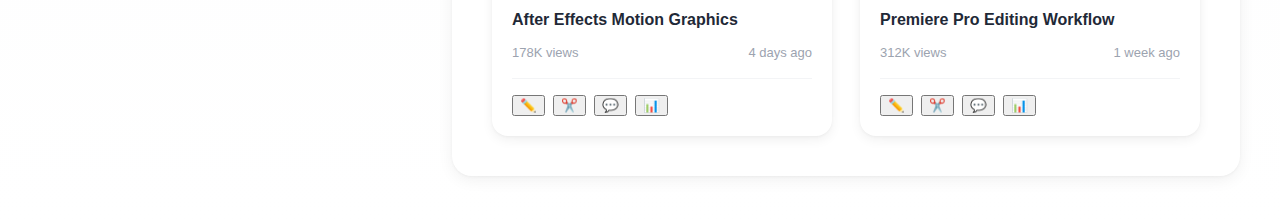
<file: tools/vortex/test-local.html>
<!DOCTYPE html>
<html lang="en">
<head>
  <meta charset="UTF-8">
  <meta name="viewport" content="width=device-width, initial-scale=1.0">
  <title>Vortex - Local Test</title>
  <style>
    * { box-sizing: border-box; }
    body {
      margin: 0;
      padding: 0;
      font-family: -apple-system, BlinkMacSystemFont, 'Segoe UI', Roboto, sans-serif;
      background: #f5f5f5;
    }
    .test-banner {
      background: #FF6B00;
      color: white;
      padding: 8px 16px;
      text-align: center;
      font-size: 14px;
      font-weight: 600;
    }
  </style>
  <link rel="stylesheet" href="vortex.css">
</head>
<body>
  <div class="test-banner">
    🧪 LOCAL TEST MODE - Server: file:// protocol
  </div>
  <main>
    <div>
      <div class="vortex-hero">
        <h1>🌀 Vortex</h1>
        <p>AI-Powered Video Command Center</p>
      </div>
      <div class="vortex-app"></div>
    </div>
  </main>
  
  <script type="module">
    // Helper function to create DOM elements
    function createTag(tag, attributes = {}, content = '') {
      const element = document.createElement(tag);
      Object.entries(attributes).forEach(([key, value]) => {
        if (key === 'style' && typeof value === 'object') {
          Object.assign(element.style, value);
        } else {
          element.setAttribute(key, value);
        }
      });
      if (content) {
        element.innerHTML = content;
      }
      return element;
    }

    // Mock video data
    const MOCK_VIDEOS = [
      {
        id: '1',
        title: 'Adobe Creative Cloud Overview 2024',
        duration: '12:45',
        views: '125K',
        date: '2 days ago',
        thumbnail: '🎨',
      },
      {
        id: '2',
        title: 'Photoshop AI Features Deep Dive',
        duration: '18:30',
        views: '89K',
        date: '5 days ago',
        thumbnail: '🖼️',
      },
      {
        id: '3',
        title: 'Adobe Express Tutorial for Beginners',
        duration: '8:15',
        views: '256K',
        date: '1 week ago',
        thumbnail: '✨',
      },
      {
        id: '4',
        title: 'Illustrator Vector Mastery',
        duration: '22:10',
        views: '45K',
        date: '3 days ago',
        thumbnail: '🎯',
      },
      {
        id: '5',
        title: 'After Effects Motion Graphics',
        duration: '15:40',
        views: '178K',
        date: '4 days ago',
        thumbnail: '🎬',
      },
      {
        id: '6',
        title: 'Premiere Pro Editing Workflow',
        duration: '19:25',
        views: '312K',
        date: '1 week ago',
        thumbnail: '🎞️',
      },
    ];

    const MOCK_COLLECTIONS = [
      { id: 'c1', name: 'Creative Cloud Essentials', count: 12, icon: '📚' },
      { id: 'c2', name: 'AI-Powered Features', count: 8, icon: '🤖' },
      { id: 'c3', name: 'Quick Tips & Tricks', count: 24, icon: '💡' },
      { id: 'c4', name: 'Product Launches', count: 6, icon: '🚀' },
    ];

    const QUICK_ACTIONS = [
      { id: 'recommend', label: 'Recommend Video Collection', icon: '🎯' },
      { id: 'clip', label: 'Create Smart Clips', icon: '✂️' },
      { id: 'captions', label: 'Generate Captions', icon: '💬' },
      { id: 'chapters', label: 'Auto-Generate Chapters', icon: '📑' },
      { id: 'transcribe', label: 'Transcribe Audio', icon: '📝' },
      { id: 'summarize', label: 'Create Summary', icon: '📊' },
    ];

    class VortexApp {
      constructor() {
        this.currentTab = 'videos';
        this.selectedVideos = new Set();
        this.recentActions = [];
        this.isProcessing = false;
        this.init();
      }

      init() {
        const container = document.querySelector('.vortex-app');
        if (!container) return;

        const appHTML = this.renderApp();
        container.innerHTML = appHTML;
        this.attachEventListeners();
        this.loadInitialData();
      }

      renderApp() {
        return `
          <div class="vortex-container">
            ${this.renderStats()}
            <div class="vortex-layout">
              ${this.renderSidebar()}
              ${this.renderMainContent()}
            </div>
          </div>
        `;
      }

      renderStats() {
        return `
          <div class="vortex-stats">
            <div class="vortex-stat-card">
              <div class="vortex-stat-value">2,458</div>
              <div class="vortex-stat-label">Total Videos</div>
            </div>
            <div class="vortex-stat-card" style="border-left-color: var(--vortex-accent);">
              <div class="vortex-stat-value">148</div>
              <div class="vortex-stat-label">Collections</div>
            </div>
            <div class="vortex-stat-card" style="border-left-color: var(--vortex-success);">
              <div class="vortex-stat-value">89.2%</div>
              <div class="vortex-stat-label">AI Accuracy</div>
            </div>
            <div class="vortex-stat-card" style="border-left-color: var(--vortex-warning);">
              <div class="vortex-stat-value">42</div>
              <div class="vortex-stat-label">Active Tasks</div>
            </div>
          </div>
        `;
      }

      renderSidebar() {
        return `
          <div class="vortex-sidebar">
            ${this.renderPromptSection()}
            ${this.renderQuickActions()}
            ${this.renderRecentActions()}
          </div>
        `;
      }

      renderPromptSection() {
        return `
          <div class="vortex-card vortex-prompt-section">
            <h3>AI Command Center</h3>
            <div class="vortex-prompt-input">
              <textarea 
                class="vortex-prompt-textarea" 
                id="vortex-prompt"
                placeholder="Enter your AI command... 

Examples:
• Find all videos about Photoshop AI features
• Create a 30-second highlight reel from video #1234
• Generate captions for the Creative Cloud series
• Suggest a collection of beginner tutorials"></textarea>
            </div>
            <div class="vortex-action-buttons">
              <button class="vortex-btn vortex-btn-primary" id="vortex-execute-btn">
                <span>⚡</span> Execute Command
              </button>
              <button class="vortex-btn vortex-btn-secondary" id="vortex-clear-btn">
                <span>🗑️</span> Clear
              </button>
            </div>
          </div>
        `;
      }

      renderQuickActions() {
        return `
          <div class="vortex-card">
            <h3>Quick Actions</h3>
            <div class="vortex-quick-actions">
              ${QUICK_ACTIONS.map((action) => `
                <div class="vortex-quick-action" data-action="${action.id}">
                  <span class="vortex-quick-action-icon">${action.icon}</span>
                  <span>${action.label}</span>
                </div>
              `).join('')}
            </div>
          </div>
        `;
      }

      renderRecentActions() {
        return `
          <div class="vortex-card">
            <h3>Recent Actions</h3>
            <div class="vortex-recent-list" id="vortex-recent-list">
              ${this.recentActions.length === 0 ? `
                <div class="vortex-empty-state" style="padding: 24px 16px;">
                  <div style="font-size: 32px; margin-bottom: 8px;">📋</div>
                  <div style="font-size: 13px; color: #999;">No recent actions</div>
                </div>
              ` : this.recentActions.map((action) => `
                <div class="vortex-recent-item">
                  ${action.text}
                  <div class="vortex-recent-item-time">${action.time}</div>
                </div>
              `).join('')}
            </div>
          </div>
        `;
      }

      renderMainContent() {
        return `
          <div class="vortex-main-content">
            ${this.renderTabs()}
            ${this.renderTabContent()}
          </div>
        `;
      }

      renderTabs() {
        const tabs = [
          { id: 'videos', label: 'Video Library' },
          { id: 'collections', label: 'Collections' },
          { id: 'processing', label: 'AI Processing' },
          { id: 'search', label: 'Smart Search' },
        ];

        return `
          <div class="vortex-tabs">
            ${tabs.map((tab) => `
              <button 
                class="vortex-tab ${this.currentTab === tab.id ? 'active' : ''}"
                data-tab="${tab.id}">
                ${tab.label}
              </button>
            `).join('')}
          </div>
        `;
      }

      renderTabContent() {
        const content = {
          videos: this.renderVideosTab(),
          collections: this.renderCollectionsTab(),
          processing: this.renderProcessingTab(),
          search: this.renderSearchTab(),
        };

        return `
          <div class="vortex-tab-content">
            ${content[this.currentTab]}
          </div>
        `;
      }

      renderVideosTab() {
        return `
          <div class="vortex-card">
            <div class="vortex-search-bar">
              <input 
                type="text" 
                class="vortex-search-input" 
                placeholder="Filter videos by title, tags, or content..."
                id="vortex-video-filter">
              <button class="vortex-btn vortex-btn-primary">
                🔍 Search
              </button>
            </div>
            <div class="vortex-search-filters">
              <div class="vortex-filter-chip active">All Videos</div>
              <div class="vortex-filter-chip">Creative Cloud</div>
              <div class="vortex-filter-chip">Photoshop</div>
              <div class="vortex-filter-chip">Illustrator</div>
              <div class="vortex-filter-chip">After Effects</div>
              <div class="vortex-filter-chip">Premiere Pro</div>
            </div>
            <div class="vortex-video-grid" id="vortex-video-grid">
              ${MOCK_VIDEOS.map((video) => this.renderVideoCard(video)).join('')}
            </div>
          </div>
        `;
      }

      renderVideoCard(video) {
        return `
          <div class="vortex-video-card" data-video-id="${video.id}">
            <div class="vortex-video-thumbnail">
              <span style="font-size: 64px;">${video.thumbnail}</span>
              <div class="vortex-video-duration">${video.duration}</div>
            </div>
            <div class="vortex-video-info">
              <h4 class="vortex-video-title">${video.title}</h4>
              <div class="vortex-video-meta">
                <span>${video.views} views</span>
                <span>${video.date}</span>
              </div>
              <div class="vortex-video-actions">
                <button class="vortex-icon-btn" title="Edit">✏️</button>
                <button class="vortex-icon-btn" title="Clip">✂️</button>
                <button class="vortex-icon-btn" title="Captions">💬</button>
                <button class="vortex-icon-btn" title="Analytics">📊</button>
              </div>
            </div>
          </div>
        `;
      }

      renderCollectionsTab() {
        return `
          <div class="vortex-card">
            <div style="display: flex; justify-content: space-between; align-items: center; margin-bottom: 24px;">
              <h2 style="margin: 0; font-size: 24px; color: #2C2C2C;">Video Collections</h2>
              <button class="vortex-btn vortex-btn-primary">
                ➕ Create Collection
              </button>
            </div>
            <div class="vortex-collections-grid">
              ${MOCK_COLLECTIONS.map((collection) => `
                <div class="vortex-collection-card" data-collection-id="${collection.id}">
                  <div class="vortex-collection-header">
                    <div class="vortex-collection-icon">${collection.icon}</div>
                    <div style="flex: 1;">
                      <h4 class="vortex-collection-name">${collection.name}</h4>
                      <div class="vortex-collection-count">${collection.count} videos</div>
                    </div>
                  </div>
                  <div class="vortex-video-actions">
                    <button class="vortex-icon-btn">👁️ View</button>
                    <button class="vortex-icon-btn">✏️ Edit</button>
                    <button class="vortex-icon-btn">🤖 AI Enhance</button>
                  </div>
                </div>
              `).join('')}
            </div>
          </div>
        `;
      }

      renderProcessingTab() {
        if (!this.isProcessing) {
          return `
            <div class="vortex-card">
              <div class="vortex-empty-state">
                <div class="vortex-empty-icon">⚡</div>
                <div class="vortex-empty-title">No Active Processing Tasks</div>
                <div class="vortex-empty-desc">
                  Use the AI Command Center to start processing videos with AI
                </div>
              </div>
            </div>
          `;
        }

        return `
          <div class="vortex-processing-panel">
            <div class="vortex-processing-header">
              <div class="vortex-processing-title">
                <div class="vortex-spinner"></div>
                <span>AI Processing in Progress</span>
              </div>
              <button class="vortex-btn vortex-btn-secondary" style="background: rgba(255,255,255,0.2); border: none; color: white;">
                Cancel
              </button>
            </div>
            <div class="vortex-processing-content">
              <div class="vortex-processing-step">
                <div class="vortex-step-icon complete">✓</div>
                <div>
                  <div style="font-weight: 600;">Video Analysis</div>
                  <div style="font-size: 13px; opacity: 0.8;">Analyzing video content and metadata</div>
                </div>
              </div>
              <div class="vortex-processing-step">
                <div class="vortex-step-icon complete">✓</div>
                <div>
                  <div style="font-weight: 600;">Audio Transcription</div>
                  <div style="font-size: 13px; opacity: 0.8;">Converting speech to text using AWS Bedrock</div>
                </div>
              </div>
              <div class="vortex-processing-step">
                <div class="vortex-step-icon">
                  <div class="vortex-spinner" style="width: 16px; height: 16px; border-width: 2px;"></div>
                </div>
                <div>
                  <div style="font-weight: 600;">AI Enhancement</div>
                  <div style="font-size: 13px; opacity: 0.8;">Generating captions and chapters</div>
                </div>
              </div>
              <div class="vortex-processing-step" style="opacity: 0.5;">
                <div class="vortex-step-icon">⏳</div>
                <div>
                  <div style="font-weight: 600;">Smart Recommendations</div>
                  <div style="font-size: 13px; opacity: 0.8;">Building related video suggestions</div>
                </div>
              </div>
            </div>
          </div>
        `;
      }

      renderSearchTab() {
        return `
          <div class="vortex-card vortex-search-section">
            <h2 style="margin: 0 0 24px; font-size: 24px; color: #2C2C2C;">Smart Search by Transcription</h2>
            <div class="vortex-search-bar">
              <input 
                type="text" 
                class="vortex-search-input" 
                placeholder="Search video transcriptions... (e.g., 'AI features in Photoshop')"
                id="vortex-transcript-search">
              <button class="vortex-btn vortex-btn-primary" id="vortex-search-transcripts-btn">
                🔍 Search Transcripts
              </button>
            </div>
            <div class="vortex-search-filters">
              <div class="vortex-filter-chip active">All Results</div>
              <div class="vortex-filter-chip">Exact Match</div>
              <div class="vortex-filter-chip">Semantic Search</div>
              <div class="vortex-filter-chip">With Timestamps</div>
            </div>
            <div id="vortex-search-results">
              <div class="vortex-empty-state">
                <div class="vortex-empty-icon">🔍</div>
                <div class="vortex-empty-title">Search Video Transcriptions</div>
                <div class="vortex-empty-desc">
                  Find exact moments in videos by searching through AI-generated transcriptions
                </div>
              </div>
            </div>
          </div>
        `;
      }

      attachEventListeners() {
        // Tab switching
        document.querySelectorAll('.vortex-tab').forEach((tab) => {
          tab.addEventListener('click', (e) => {
            this.currentTab = e.target.dataset.tab;
            this.updateView();
          });
        });

        // Execute AI command
        const executeBtn = document.getElementById('vortex-execute-btn');
        if (executeBtn) {
          executeBtn.addEventListener('click', () => this.executeAICommand());
        }

        // Clear prompt
        const clearBtn = document.getElementById('vortex-clear-btn');
        if (clearBtn) {
          clearBtn.addEventListener('click', () => {
            document.getElementById('vortex-prompt').value = '';
          });
        }

        // Quick actions
        document.querySelectorAll('.vortex-quick-action').forEach((action) => {
          action.addEventListener('click', (e) => {
            const actionId = e.currentTarget.dataset.action;
            this.executeQuickAction(actionId);
          });
        });

        // Filter chips
        document.querySelectorAll('.vortex-filter-chip').forEach((chip) => {
          chip.addEventListener('click', (e) => {
            document.querySelectorAll('.vortex-filter-chip').forEach((c) => c.classList.remove('active'));
            e.target.classList.add('active');
          });
        });

        // Video card interactions
        document.querySelectorAll('.vortex-video-card').forEach((card) => {
          card.addEventListener('click', (e) => {
            if (!e.target.classList.contains('vortex-icon-btn')) {
              const videoId = card.dataset.videoId;
              this.showVideoDetails(videoId);
            }
          });
        });
      }

      async executeAICommand() {
        const prompt = document.getElementById('vortex-prompt')?.value.trim();
        if (!prompt) {
          this.showNotification('Please enter an AI command', 'warning');
          return;
        }

        this.addRecentAction(`AI Command: ${prompt.substring(0, 50)}...`);
        this.showNotification('AI command executed successfully! Processing...', 'success');
        
        // Switch to processing tab
        this.isProcessing = true;
        this.currentTab = 'processing';
        this.updateView();

        // Simulate processing completion
        setTimeout(() => {
          this.isProcessing = false;
          this.showNotification('Processing complete! Check the results.', 'success');
          this.updateView();
        }, 5000);
      }

      executeQuickAction(actionId) {
        const action = QUICK_ACTIONS.find((a) => a.id === actionId);
        if (action) {
          const prompt = document.getElementById('vortex-prompt');
          if (prompt) {
            prompt.value = `Execute: ${action.label}`;
            prompt.focus();
          }
          this.showNotification(`Quick action loaded: ${action.label}`, 'info');
        }
      }

      showVideoDetails(videoId) {
        const video = MOCK_VIDEOS.find((v) => v.id === videoId);
        if (video) {
          this.showNotification(`Opening video: ${video.title}`, 'info');
        }
      }

      addRecentAction(text) {
        const now = new Date();
        const time = now.toLocaleTimeString('en-US', { hour: '2-digit', minute: '2-digit' });
        
        this.recentActions.unshift({ text, time });
        if (this.recentActions.length > 5) {
          this.recentActions.pop();
        }

        const list = document.getElementById('vortex-recent-list');
        if (list) {
          list.innerHTML = this.recentActions.map((action) => `
            <div class="vortex-recent-item vortex-fade-in">
              ${action.text}
              <div class="vortex-recent-item-time">${action.time}</div>
            </div>
          `).join('');
        }
      }

      showNotification(message, type = 'info') {
        const colors = {
          success: 'var(--vortex-success)',
          warning: 'var(--vortex-warning)',
          danger: 'var(--vortex-danger)',
          info: 'var(--vortex-primary)',
        };

        const toast = createTag('div', {
          style: `
            position: fixed;
            top: 24px;
            right: 24px;
            background: ${colors[type]};
            color: white;
            padding: 16px 24px;
            border-radius: 8px;
            box-shadow: 0 4px 12px rgba(0,0,0,0.3);
            z-index: 10000;
            animation: fadeIn 0.3s ease;
            max-width: 400px;
          `,
        }, message);

        document.body.appendChild(toast);

        setTimeout(() => {
          toast.style.animation = 'fadeOut 0.3s ease';
          setTimeout(() => toast.remove(), 300);
        }, 3000);
      }

      updateView() {
        const container = document.querySelector('.vortex-container');
        if (container) {
          container.innerHTML = `
            ${this.renderStats()}
            <div class="vortex-layout">
              ${this.renderSidebar()}
              ${this.renderMainContent()}
            </div>
          `;
          this.attachEventListeners();
        }
      }

      loadInitialData() {
        this.addRecentAction('Application initialized');
      }
    }

    // Initialize the app
    new VortexApp();
  </script>
</body>
</html>
</file>
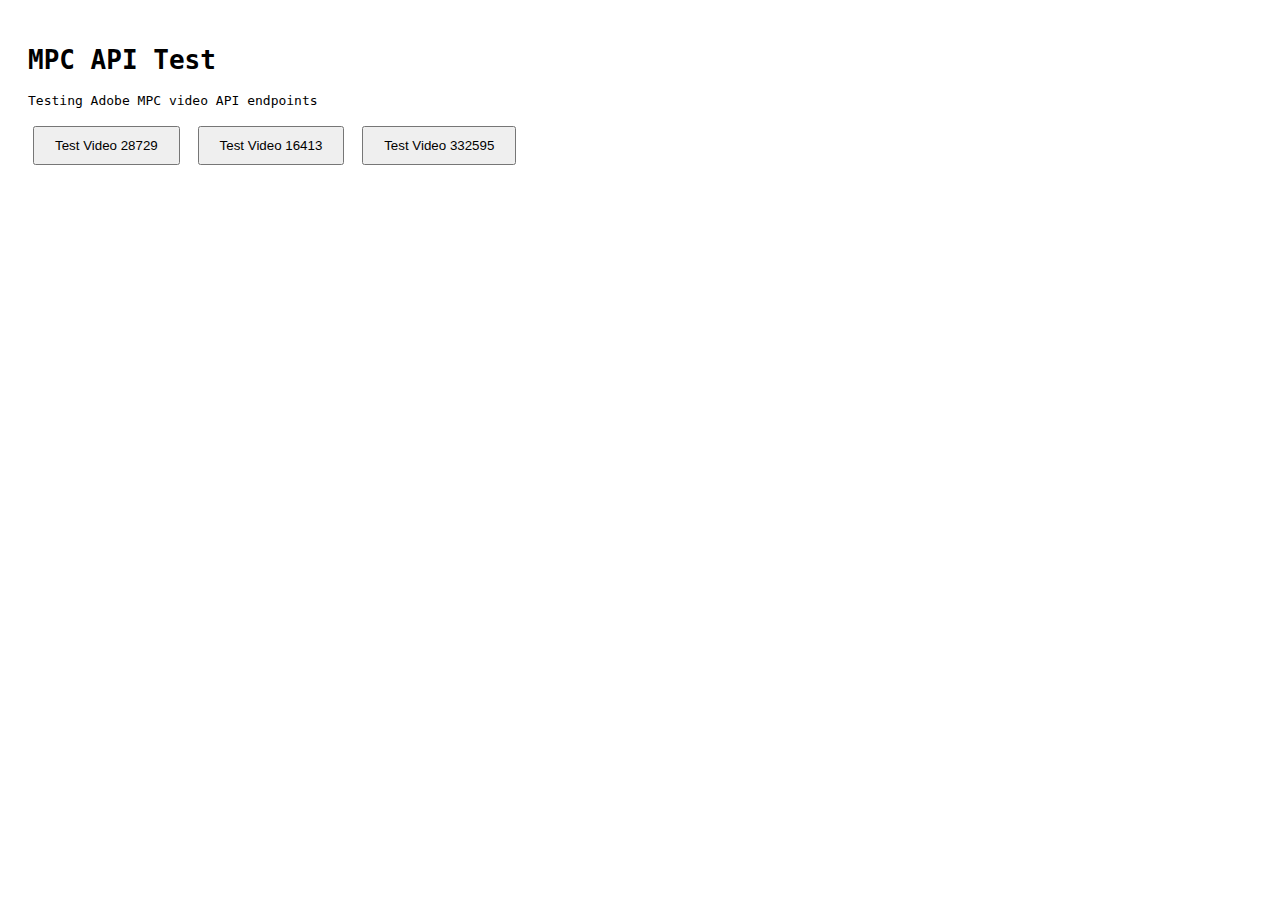
<file: tools/vortex/test-mpc-api.html>
<!DOCTYPE html>
<html lang="en">
<head>
  <meta charset="UTF-8">
  <title>Test MPC API</title>
  <style>
    body { font-family: monospace; padding: 20px; }
    pre { background: #f5f5f5; padding: 15px; border-radius: 5px; overflow-x: auto; }
    button { padding: 10px 20px; margin: 5px; cursor: pointer; }
    .success { color: green; }
    .error { color: red; }
  </style>
</head>
<body>
  <h1>MPC API Test</h1>
  <p>Testing Adobe MPC video API endpoints</p>
  
  <button onclick="testVideo('28729')">Test Video 28729</button>
  <button onclick="testVideo('16413')">Test Video 16413</button>
  <button onclick="testVideo('332595')">Test Video 332595</button>
  
  <div id="results"></div>
  
  <script type="module">
    window.testVideo = async function(videoId) {
      const results = document.getElementById('results');
      results.innerHTML = '<p>Loading...</p>';
      
      try {
        // Test metadata endpoint
        console.log(`Fetching metadata for ${videoId}...`);
        const metadataUrl = `https://video.tv.adobe.com/v/${videoId}?format=json-ld`;
        const metadataResponse = await fetch(metadataUrl);
        
        if (!metadataResponse.ok) {
          throw new Error(`Metadata API returned ${metadataResponse.status}`);
        }
        
        const metadata = await metadataResponse.json();
        
        // Test captions endpoint
        console.log(`Fetching captions for ${videoId}...`);
        const captionsUrl = `https://video.tv.adobe.com/vc/${videoId}/eng.json`;
        const captionsResponse = await fetch(captionsUrl);
        
        let captions = null;
        if (captionsResponse.ok) {
          captions = await captionsResponse.json();
        }
        
        results.innerHTML = `
          <h2 class="success">✓ Video ${videoId} Loaded Successfully</h2>
          
          <h3>Metadata:</h3>
          <ul>
            <li><strong>Title:</strong> ${metadata.name || 'N/A'}</li>
            <li><strong>Description:</strong> ${metadata.description || 'N/A'}</li>
            <li><strong>Duration:</strong> ${metadata.duration || 'N/A'}</li>
            <li><strong>Upload Date:</strong> ${metadata.uploadDate || 'N/A'}</li>
            <li><strong>Embed URL:</strong> ${metadata.embedUrl || 'N/A'}</li>
            <li><strong>Thumbnails:</strong> ${metadata.thumbnailUrl ? metadata.thumbnailUrl.length : 0} available</li>
            <li><strong>Has Chapters:</strong> ${metadata.hasPart && metadata.hasPart.length > 0 ? 'Yes (' + metadata.hasPart.length + ')' : 'No'}</li>
            <li><strong>Bucket ID:</strong> ${metadata.bucketId || 'N/A'}</li>
          </ul>
          
          <h3>Captions:</h3>
          <p>${captions ? '✓ Available (' + (Array.isArray(captions) ? captions.length : 'object') + ' entries)' : '✗ Not available'}</p>
          
          <h3>Thumbnail URLs:</h3>
          ${metadata.thumbnailUrl && metadata.thumbnailUrl.length > 0 ? `
            <ul>
              ${metadata.thumbnailUrl.map(url => `<li><a href="${url}" target="_blank">${url}</a></li>`).join('')}
            </ul>
            <img src="${metadata.thumbnailUrl[0]}" style="max-width: 400px;" alt="Thumbnail">
          ` : '<p>No thumbnails</p>'}
          
          <h3>Full Metadata Response:</h3>
          <pre>${JSON.stringify(metadata, null, 2)}</pre>
          
          ${captions ? `
            <h3>Caption Sample (first 3):</h3>
            <pre>${JSON.stringify(Array.isArray(captions) ? captions.slice(0, 3) : captions, null, 2)}</pre>
          ` : ''}
        `;
        
      } catch (error) {
        results.innerHTML = `
          <h2 class="error">✗ Error Loading Video ${videoId}</h2>
          <pre>${error.message}\n${error.stack}</pre>
        `;
        console.error('Test failed:', error);
      }
    };
  </script>
</body>
</html>
</file>
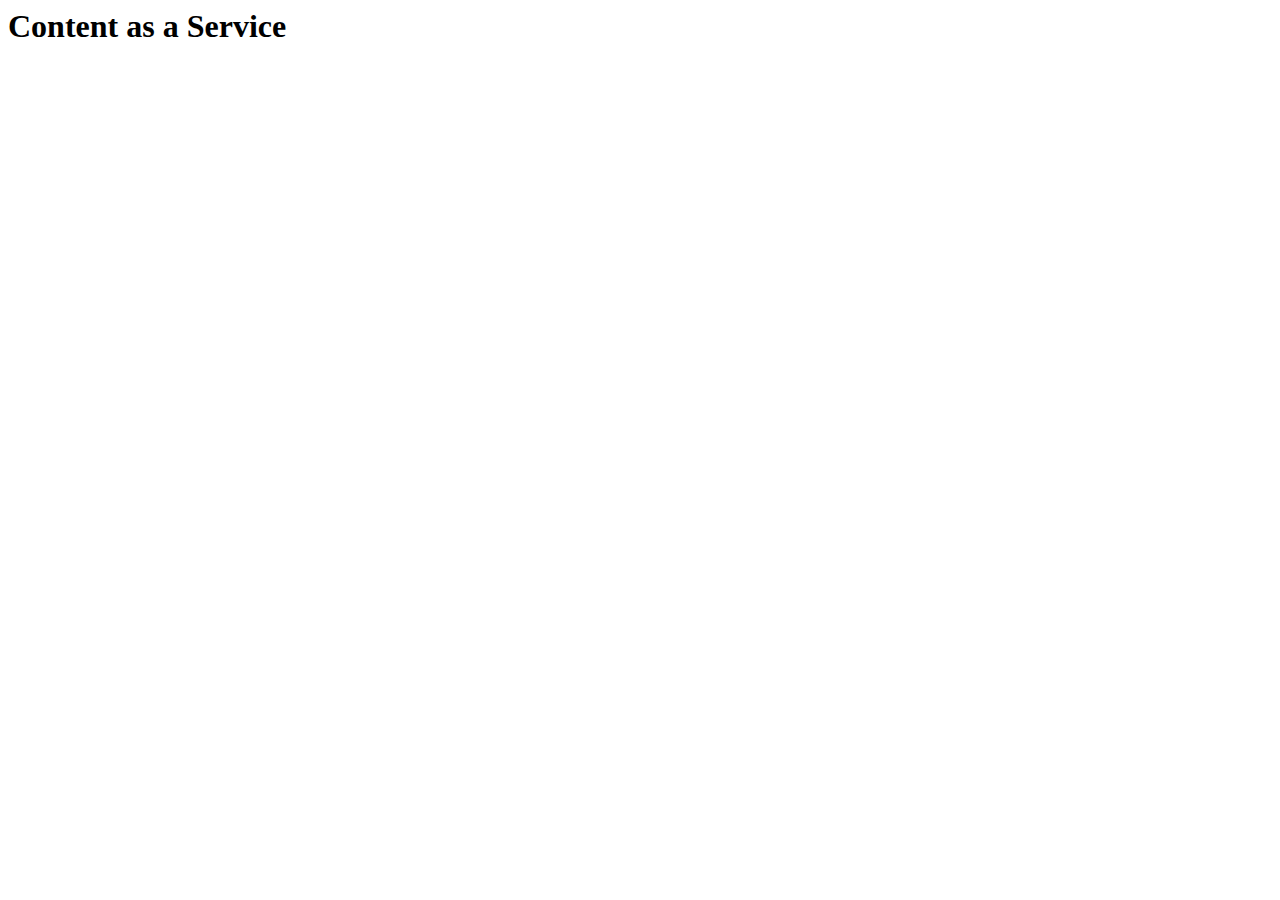
<file: test/blocks/caas-config/caas-config.test.html>
<html>
  <head>
    <!-- the import map to use in our test -->
    <script type="importmap">
      {
        "imports": {
          "../../../libs/utils/utils.js": "../caas/mocks/utils.js"
        }
      }
    </script>
    <!-- Enable for manual debugging so that it looks correct -->
    <!-- <link rel="stylesheet" href="/libs/blocks/caas-config/caas-config.css">
    <link rel="stylesheet" href="/libs/ui/controls/accordion.css">
    <link rel="stylesheet" href="/libs/ui/controls/tagSelector.css">
    <link rel="stylesheet" href="/libs/ui/controls/multifield.css"> -->
  </head>

  <body>
    <main>
      <div>
        <div id="caas-config" class="caas-config">
          <div>
            <div><h1 id="content-as-a-service">Content as a Service</h1></div>
          </div>
        </div>
      </div>
    </main>
  </body>
  <script type="module">
    import { runTests } from '@web/test-runner-mocha';
    import { expect } from '@esm-bundle/chai';
    import { stub } from 'sinon';
    import { default as init, cloneObj, updateObj, getHashConfig, addIdOverlays } from '../../../libs/blocks/caas-config/caas-config.js';
    import {
      findByLabel,
      tagSelectorDropdownChoose,
      tagSelectorModalChoose,
    } from '../../helpers/selectors.js';
    import { delay, waitForElement } from '../../helpers/waitfor.js';
    import defaultConfig from './expectedConfigs/defaultConfig.js';
    import { stubFetch, restoreFetch } from './mockFetch.js';

    stubFetch();

    let config;
    let caasEl;

    // mock
    class ConsonantCardCollection {
      constructor(cfg, el) {
        config = cfg;
        caasEl = el;
      }
    }

    window.ConsonantCardCollection = ConsonantCardCollection;

    const waitForCaaS = (configPanelEl) =>
      new Promise((resolve, reject) => {
        const caasObserver = new MutationObserver((_, observer) => {
          observer.disconnect();
          resolve();
        });

        caasObserver.observe(configPanelEl, {
          childList: true,
          subtree: true,
        });
      });

    runTests(async () => {
      await init(document.getElementById('caas-config'));
      const configPanelEl = document.querySelector('.config-panel');
      await waitForCaaS(configPanelEl);

      beforeEach(async () => {
        configPanelEl.querySelector('.resetToDefaultState').click();
        await delay(50);
        localStorage.clear();
      })

      it('inits the CaaS collection', async () => {
        expect(config).to.eql(defaultConfig);
      });

      it('copies the config', async () => {});

      it('updates source', async () => {
        await tagSelectorDropdownChoose('Source', 'Northstar');

        const expectedConfig = cloneObj(defaultConfig);
        expectedConfig.collection.endpoint =
          'https://www.adobe.com/chimera-api/collection?originSelection=hawks,northstar&contentTypeTags=&secondSource=&secondaryTags=&collectionTags=&excludeContentWithTags=&language=en&country=us&complexQuery=&excludeIds=&currentEntityId=&featuredCards=&environment=&draft=false&size=10';

        expect(config).to.eql(expectedConfig);
      });

      it('Selects tags using modal', async () => {
        const expectedConfig = cloneObj(defaultConfig);
        await tagSelectorModalChoose('Tags to Include', [
          ['Topic'],
          ['Country', 'Canada'],
          ['Country', 'China'],
        ]);
        await delay(50);
        expectedConfig.collection.endpoint =
          'https://www.adobe.com/chimera-api/collection?originSelection=hawks&contentTypeTags=&secondSource=&secondaryTags=&collectionTags=caas:topic,caas:country/ca,caas:country/cn&excludeContentWithTags=&language=en&country=us&complexQuery=&excludeIds=&currentEntityId=&featuredCards=&environment=&draft=false&size=10'
        expect(config).to.eql(expectedConfig);
      });

      it('Should be able to send a secondary source and content-type tag', async () => {
        const expectedConfig = cloneObj(defaultConfig);
        const enableAdvancedTags = findByLabel('Use a secondary source for some content types');
        enableAdvancedTags.checked = true;
        enableAdvancedTags.dispatchEvent(new Event('change'));
        await delay(50);

        await tagSelectorDropdownChoose('Secondary Source', 'Bacom');
        await tagSelectorDropdownChoose('Secondary Content Type Tags', 'Customer Story');

        expectedConfig.collection.endpoint =
          'https://www.adobe.com/chimera-api/collection?originSelection=hawks&contentTypeTags=&secondSource=bacom&secondaryTags=caas:content-type/customer-story&collectionTags=&excludeContentWithTags=&language=en&country=us&complexQuery=&excludeIds=&currentEntityId=&featuredCards=&environment=&draft=false&size=10';
        expect(config).to.eql(expectedConfig);
      });

      it('Can update the country', async () => {
        const countrySelectEl = findByLabel('Country', configPanelEl);
        countrySelectEl.value = 'caas:country/ca';
        countrySelectEl.dispatchEvent(new Event('change'))

        const expectedConfig = cloneObj(defaultConfig);
        expectedConfig.country = 'ca';
        expectedConfig.collection.endpoint =
        'https://www.adobe.com/chimera-api/collection?originSelection=hawks&contentTypeTags=&secondSource=&secondaryTags=&collectionTags=&excludeContentWithTags=&language=en&country=ca&complexQuery=&excludeIds=&currentEntityId=&featuredCards=&environment=&draft=false&size=10'
        await delay(50)
        expect(config).to.eql(expectedConfig);
      });

      it('Can update the Target Activity', async () => {
        const targetEnabledCb = findByLabel('Target Enabled', configPanelEl);
        targetEnabledCb.checked = true;
        targetEnabledCb.dispatchEvent(new Event('change'));

        const targetInput = findByLabel('Target Activity', configPanelEl);
        targetInput.value = 'My Target Activity';
        targetInput.dispatchEvent(new Event('change'));
        await delay(150)

        const expectedConfig = cloneObj(defaultConfig);
        expectedConfig.collection.endpoint =
        'https://www.adobe.com/chimera-api/collection/My%20Target%20Activity.json?originSelection=hawks&contentTypeTags=&secondSource=&secondaryTags=&collectionTags=&excludeContentWithTags=&language=en&country=us&complexQuery=&excludeIds=&currentEntityId=&featuredCards=&environment=&draft=false&size=10&flatFile=false';
        expectedConfig.target.enabled = true;
        expect(config).to.eql(expectedConfig);
      });

      it('Ignores AND logic Tags when no tags are specified', async () => {
        const andTagMultifield = configPanelEl.querySelector('.andLogicTags.multifield-add');
        andTagMultifield.click();
        andTagMultifield.click();
        andTagMultifield.click();

        await waitForElement('#intraTagLogic');
        const intraTagLogic = findByLabel('Intra Tag Logic', configPanelEl);
        intraTagLogic.value = 'OR';
        intraTagLogic.dispatchEvent(new Event('change'));
        await delay(50);
        await tagSelectorModalChoose('Tags to Include', [
          ['Topic'],
          ['Country', 'Canada'],
        ])
        await delay(50);

        const expectedConfig = cloneObj(defaultConfig);
        expectedConfig.collection.endpoint =
        'https://www.adobe.com/chimera-api/collection?originSelection=hawks&contentTypeTags=&secondSource=&secondaryTags=&collectionTags=caas:topic,caas:country/ca&excludeContentWithTags=&language=en&country=us&complexQuery=&excludeIds=&currentEntityId=&featuredCards=&environment=&draft=false&size=10';

        expect(config).to.eql(expectedConfig);
      });

      it('Can add featured cards', async () => {
        const featuredCardAdd = configPanelEl.querySelector('.featuredCards.multifield-add');
        featuredCardAdd.click();

        const contentIdEl = await waitForElement('#contentId');
        contentIdEl.value = '985be96f-2d15-4350-a17c-b3a07fde5c81';
        contentIdEl.dispatchEvent(new Event('change'));
        await delay(150);

        const expectedConfig = cloneObj(defaultConfig);
        expectedConfig.collection.endpoint =
        'https://www.adobe.com/chimera-api/collection?originSelection=hawks&contentTypeTags=&secondSource=&secondaryTags=&collectionTags=&excludeContentWithTags=&language=en&country=us&complexQuery=&excludeIds=&currentEntityId=&featuredCards=985be96f-2d15-4350-a17c-b3a07fde5c81&environment=&draft=false&size=10';
        expectedConfig.featuredCards = ['985be96f-2d15-4350-a17c-b3a07fde5c81'];
        expect(config).to.eql(expectedConfig);
      });

      it('Can add cta ids to hide', async () => {
        const hideCtaAdd = configPanelEl.querySelector('.hideCtaIds.multifield-add');
        hideCtaAdd.click();

        const contentIdEl = await waitForElement('#contentId');
        contentIdEl.value = 'hide-cta-id';
        contentIdEl.dispatchEvent(new Event('change'));
        await delay(150);

        const expectedConfig = cloneObj(defaultConfig);
        expectedConfig.collection.endpoint =
        'https://www.adobe.com/chimera-api/collection?originSelection=hawks&contentTypeTags=&secondSource=&secondaryTags=&collectionTags=&excludeContentWithTags=&language=en&country=us&complexQuery=&excludeIds=&currentEntityId=&featuredCards=&environment=&draft=false&size=10';
        expectedConfig.hideCtaIds = ['hide-cta-id'];
        expect(config).to.eql(expectedConfig);
      });


      it('Can add tags to use for hiding ctas', async() => {
        await tagSelectorModalChoose('Tags that should hide CTAS', [
          ['Topic', 'Contracts']
        ]);
        const expectedConfig = cloneObj(defaultConfig);
        expectedConfig.hideCtaTags = ['caas:topic/contracts'];
        expect(config).to.eql(expectedConfig);

      })

      it('has error if tag URL is wrong', async () => {
        const tagUrlInput = findByLabel('Tags Url', configPanelEl);
        tagUrlInput.value = 'https://not.the.right.url/tags';
        tagUrlInput.dispatchEvent(new Event('change'));
        const toolErrorEl = await waitForElement('.tool-error');
        expect(toolErrorEl).to.not.be.null;

        // Due to a race condition, the error message may be one of two things
        let correctErrorMsg = false;
        if (toolErrorEl.textContent === 'Tags url is not defined in the Advanced Panel'
          || toolErrorEl.textContent === 'Unable to fetch tags, loading backup tags.  Please check tags url in the Advanced Panel') {
            correctErrorMsg = true;
        }
        expect(correctErrorMsg).to.be.true;
        const expectedConfig = cloneObj(defaultConfig);
        expect(config).to.eql(expectedConfig);
      });

      it('defaults to default if tagUrl is blank', async () => {
        const tagUrlInput = findByLabel('Tags Url', configPanelEl);
        tagUrlInput.value = '';
        tagUrlInput.dispatchEvent(new Event('change'));
        await delay(50);

        const errorEl = configPanelEl.querySelector('.tool-error');
        expect(errorEl).to.be.null;
      });

      it('shows additional random sampling options when Customize Random Sample is checked', async () => {
        const enableSortCb = findByLabel('Enable Sort Popup');
        enableSortCb.checked = true;
        enableSortCb.dispatchEvent(new Event('change'));
        await delay(50);

        const randomSampleCb = findByLabel('Customize Random Sample');
        randomSampleCb.checked = true;
        randomSampleCb.dispatchEvent(new Event('change'));
        await delay(50);

        expect(findByLabel('Reservoir Sample')).to.not.be.null;
      });

      it('shows additional pagination options when Enable Pagination is checked', async () => {
        const paginationCb = findByLabel('Enable Pagination');
        paginationCb.checked = true;
        paginationCb.dispatchEvent(new Event('change'));
        await delay(50);

        expect(findByLabel('Pagination Type')).to.not.be.null;
      });

      it('Can add additional query params cards', async () => {
        const addButton = configPanelEl.querySelector('.additionalRequestParams.multifield-add');
        addButton.click();
        const keyIdEl = await waitForElement('#key');
        const valIdEl = await waitForElement('#value');
        expect(keyIdEl).to.not.be.null;
        expect(valIdEl).to.not.be.null;
      });

      it('shows additional filter options when Show Filters is checked', async () => {
        const showFiltersCb = findByLabel('Show Filters');
        showFiltersCb.checked = true;
        showFiltersCb.dispatchEvent(new Event('change'));
        await delay(50);

        expect(findByLabel('Event Filter')).to.not.be.null;

        // Verify adding of filter tag
        const addBtn = configPanelEl.querySelector('.filters.multifield-add');
        addBtn.click();

        await waitForElement('#icon');
        const openedOnLoadCb = findByLabel('Opened on load');
        openedOnLoadCb.checked = true;
        openedOnLoadCb.dispatchEvent(new Event('change'));
        await delay(100);

        expect(openedOnLoadCb.checked).to.be.true;
      });

      it('Can copy the config to a hash', async () => {
        const copyBtn = document.querySelector('.copy-config');
        copyBtn.click();
        await delay(50);
        const copyTextArea = document.querySelector('.copy-text');

        // Windows/OSX/Linux encode the hash very slightly differently
        // This is due to different header values in the zip output
        // The header is the part before the first / in the hash
        // Due to this we only compare the characters after the header value

        const hashWithoutHeader = 'Dv6ajAgAAAA==';

        const hash = copyTextArea.value.split('#')[1].trim();

        // remove the header from the hash, which is the first 21 characters
        expect(hash.slice(21)).to.equal(hashWithoutHeader);
      });

      it('Clones an object', () => {
        const o = {
          sortReservoirPool: 1000,
          source: ['hawks'],
          tagsUrl: 'www.adobe.com/chimera-api/tags',
          targetActivity: '',
          targetEnabled: false,
        };
        expect(cloneObj(o)).to.be.eql(o);
      });

      it('updateObj should add any missing keys to the obj', () => {
        const allKeys = { a: 'one', b: 2, c: [6, 7, 8] };
        expect(updateObj({}, allKeys)).to.eql(cloneObj(allKeys));
        expect(updateObj({ a: 'blah', d: 1234 }, allKeys)).to.eql({ a: 'blah', b: 2, c: [6, 7, 8], d: 1234 });
      });

      it('Converts Verson1 Hash Base 64 to UTF-8', async () => {
        const hash = '[base64]';
        window.location.hash = hash;
        const hashConfig = await getHashConfig();
        expect(hashConfig.cardStyle).to.equal('half-height');
      });

      it('Converts Verson2 Gzipped Hash Base 64 to UTF-8', async () => {
        const hash = '~~H4sIAAAAAAAAE3VVTXPbNhD9Lzw7sVK3PehmyfbEM3KsRvL0kOl0VsBSxAjEsgAomen0v3cX/JSi3Ii32K+3D8t/M9DaREMO7Ff8p8YQ1+ChDNn82183GTDcRKPCkqxFJfe+QInZPMsmxq0HdXguK48h8I1snoMNKBf0ivZGbWHfx6sjLal20TcrcPvh5o7oUII/PCtyG5RMbYop/ubCxKLA601srNSS19Z+EKDDtyZavFdKytkZa2KzwiPabP4724dGFtH1ASpvOEuTTc1jnyOWAl+CG/N9wFwE49Dz8dMvs9kLvP9pdCw6E7q4bSoc2VAtE3xbAYR5d7ytgzjUIVK5lKba2BHuUzo+/s1E5Ixp+kJxBd+bFYEeuNQmwM7iAhxXEkbYQx4fdsMZna7IOKHzdDp9BE07/KiovFWFKdHDB6jM7dhlJh5H48mV6LoZ4LuytUYtVXYtddDYI2ezO5bH45iOPXOEWPszz9zYiP7xOERvgUVtrF6Dk/El+ZTAkhvMK1LQsWIxjxOcdccg+QE6yxOWid8zaFPQ6bGsYjNwtK9jTNP89Z3DFAh6CFMYjcsIz/[base64]/aAV8AX0iY3E46TAXPgsMyD7v1aQzuQNVWsjKlDi3/lTUvlBsrKmslWTRfkQW344wx96t7fGdhXdNlCj//QRpv2HMKA/kjGr4l4nJ9ms9mFIVXJU71r8XZXXwRO4EW62iv2+pYVcDqEjBUQWdqtZn6+v+ROJlf9HqPsz6OR550N2KXQo8hTlonZF5F/hrJlkZe6DVt8j69Vt2t0Nyd2kFI/82Zg4ru/TFbciUFUkjS2JXksQsZNVgdcSWiJNiRl8PWInlfAyrjDqKnJv4oXEV3ZAuzpn11O7Ztw/DeYPvr//gcuiyqz3gcAAA==';
        window.location.hash = hash;
        // v2 getHashConfig is async
        const hashConfig = await getHashConfig();
        expect(hashConfig.cardStyle).to.equal('full-card');
      });

      it('adds a button with a title attribute that shows hover message', async () => {
        // Simulate a caas-config element with a .consonant-Card element
        const cardElement = document.createElement('div');
        cardElement.classList.add('consonant-Card');
        cardElement.id = 'test-card-id';
        document.body.appendChild(cardElement);

        // Call the addIdOverlays function to add the button
        addIdOverlays();

        // Find the newly created button
        const idButton = cardElement.querySelector('.cardid');

        // Verify the button exists and the title is correctly set
        expect(idButton).to.not.be.null;
        expect(idButton.innerText).to.equal('test-card-id');
        expect(idButton.title).to.equal('Click to copy this ID');

        // Clean up after the test
        document.body.removeChild(cardElement);
      });

    });
  </script>
</html>
</file>
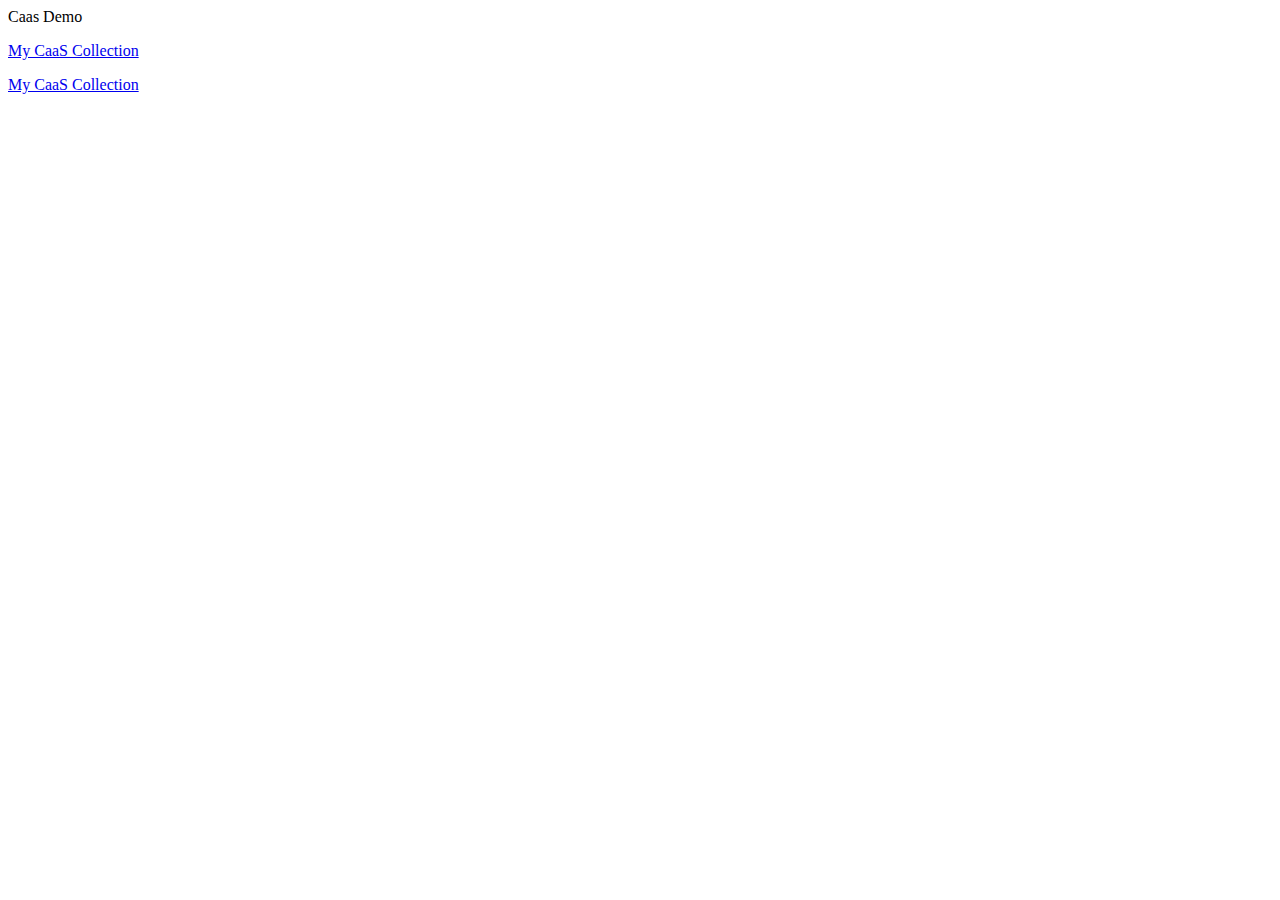
<file: test/blocks/caas/caas.test.html>
<html>
  <head>
    <!-- the import map to use in our test -->
    <script type="importmap">
      {
        "imports": {
          "../../../libs/utils/utils.js": "./mocks/utils.js"
        }
      }
    </script>
  </head>

  <body>
    <main>
      <div>
        <p>Caas Demo</p>
        <p>
          <a
            id="caaslink"
            href="https://milo.adobe.com/tools/caas#[base64]"
            >My CaaS Collection</a
          >
        </p>
        <p>
          <a
            id="v2-caaslink"
            href="https://milo.adobe.com/tools/caas#~~H4sIAAAAAAAAE3VVTXPbNhD9Lzw7sVK3PehmyfbEM3KsRvL0kOl0VsBSxAjEsgAomen0v3cX/JSi3Ii32K+3D8t/M9DaREMO7Ff8p8YQ1+ChDNn82183GTDcRKPCkqxFJfe+QInZPMsmxq0HdXguK48h8I1snoMNKBf0ivZGbWHfx6sjLal20TcrcPvh5o7oUII/PCtyG5RMbYop/ubCxKLA601srNRSgM0/FGj2RewsWxMt3islBe2MNbFZ4RFtNv+d7UMri+j6EJU3nKfJpuax0xFLgS/Bjfk+YC6Ccej5+OmX2ewF3v80OhadCV3cNhWOfKiWC76tAMK8O97WQRzqEKlccjdd7Aj3KR0f/2YqcsY0faG4gu/NikAPbGoTYGdxAY4rCSPsIY8Pu+GMTldknBB6Op0+gqYdflRU3qrClOjhA1TmduwyE4+j8eRKdN0U8F3ZWqOWKruWOmjskbPZHQvkcUzHnjlCrP2ZZ25sRP94HKK3wKI2Vq/ByfiSgEpg0Q3mFSnoWLGYxwnOymOQ/ACd5QnLxO8ZtCno9FhWsRk42tcxpmn++s5hCgQ9hCmMxmWEZ31+Hhs37oIJy5KvYY/9uPvzLQq5Fhqqkz4kXV0JxFN9IY9XhUrONlLwonsjA5dd6eQvHl8Fe+MSV/fOlOljiMpV6Gx65dGJhEZNjZY/anCRX5TkdlfsXQcdkOgfjW8BtwWWeDc6WlBYkGVi37xtB8+LpLYxrNGvE12/3WQBwaviyaDt+Q4YpeEFeT1VeZhQEp7SXK/bXt05X2J86nUywTYp8xm0pSjrMhU5GsjHB4h4H9QP2ANeAV9Im9xMOE4GzIHDMg+692sN7UDWVLEypg4t/pV3LZUbKCtrJns1XZAHteGPM/Spe39nYF/RZQs9/kMbbdpzCAP6Ixm/JuJxfprNZheGVCVP9a7F2119ETiBF+lqr9jrG6/70yFkrIDI0m418/P9JXcyuer3GGV/Ho0872zALoUeRZ6yTOR3wr9D2bLIS92GLb7H16rbNbqbEztIqZ95MzDx3V8mK+7EICpJGtuSPBYh4yarA64ktEQbkjL4ekTPK2Bl3GHU1ORfxYuIrmwB9vTPLid5E//9DxyYdnXOBwAA"
            >My CaaS Collection</a
          >
        </p>
      </div>
    </main>
  </body>
  <script type="module">
    import { runTests } from '@web/test-runner-mocha';
    import { expect } from '@esm-bundle/chai';
    import { stub } from 'sinon';
    import init from '../../../libs/blocks/caas/caas.js';
    import { loadScript, loadStyle } from '../../../libs/utils/utils.js';
    import { delay, waitForElement } from '../../helpers/waitfor.js';

    let config;
    let caasEl;

    class ConsonantCardCollection {
      constructor(cfg, el) {
        config = cfg;
        caasEl = el;
      }
    }

    window.ConsonantCardCollection = ConsonantCardCollection;

    runTests(() => {
      describe('CaaS', () => {
        const ogFetch = window.fetch;

        beforeEach(() => {
          document.getElementById('caas')?.remove();
          caasEl = null;
          loadScript.reset();
          loadStyle.reset();

          window.fetch = stub().returns(
            new Promise((resolve) => {
              resolve({
                ok: true,
                json: () => ({
                  data: [
                    {
                      key: 'collectionTitle',
                      val: 'My Awesome Title',
                    },
                    {
                      key: 'onErrorTitle',
                      val: 'Error Loading Title',
                    },
                    {
                      key: 'onErrorDesc',
                      val: 'Error Desc',
                    },
                  ],
                }),
              });
            })
          );
        });

        afterEach(() => {
          window.fetch = ogFetch;
        });

        it('inits the CaaS collection', async () => {
          const a = document.getElementById('caaslink');
          await init(a);
          await waitForElement('#caas');
          await delay(50);
          expect(loadScript.callCount).to.equal(3);
          expect(loadStyle.callCount).to.equal(1);
          expect(caasEl).to.equal(document.getElementById('caas'));
        });

        it('it can use the v2 hash format', async () => {
          const a = document.getElementById('v2-caaslink');
          await init(a);
          await waitForElement('#caas');
          await delay(50);
          expect(loadScript.callCount).to.equal(3);
          expect(loadStyle.callCount).to.equal(1);
          expect(caasEl).to.equal(document.getElementById('caas'));
        });
      });
    });
  </script>
</html>
</file>
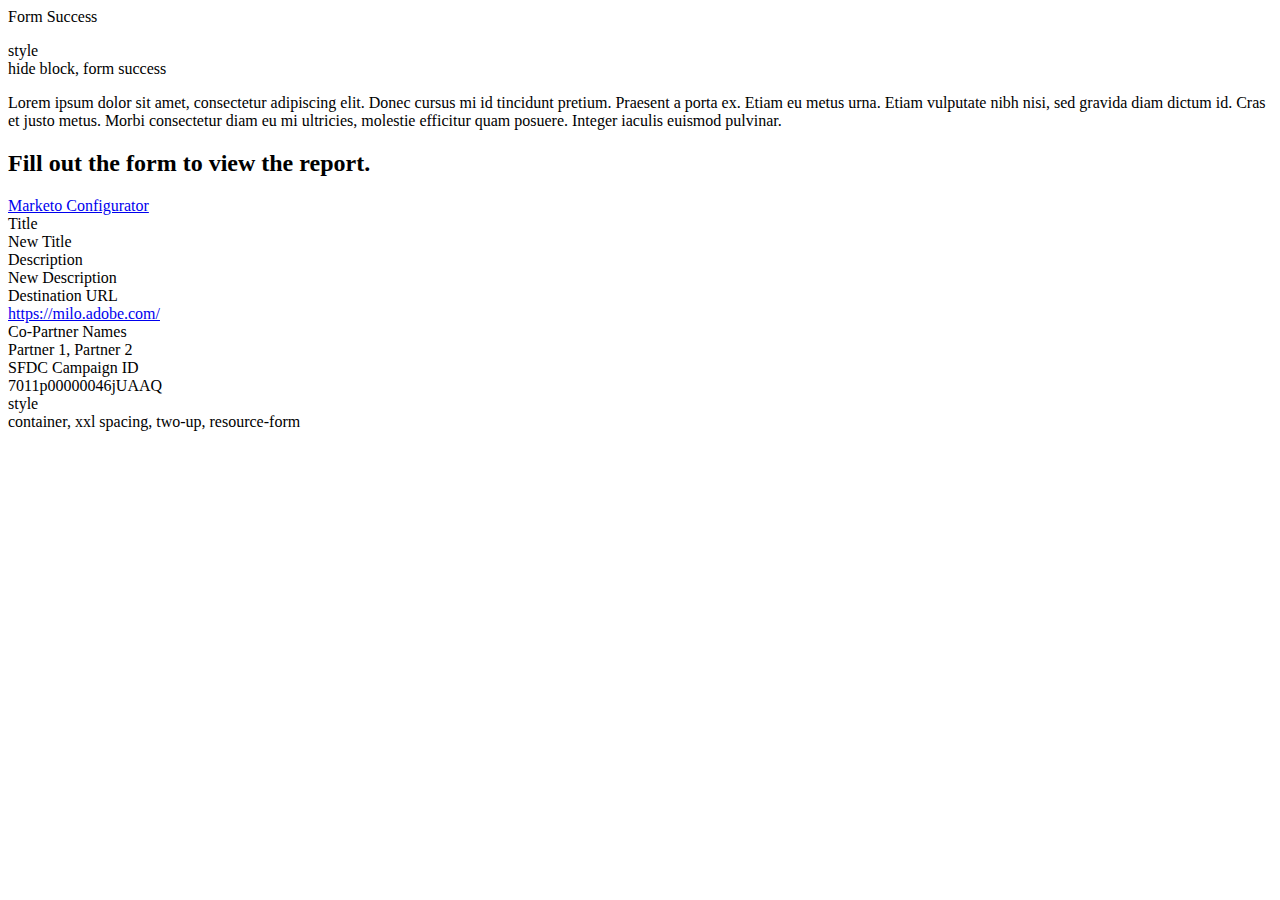
<file: test/blocks/marketo/marketo.test.html>
<html>
  <head>
    <script type="importmap">
      {
        "imports": {
          "../../../libs/utils/utils.js": "./mocks/marketo-utils.js"
        }
      }
    </script>
  </head>
  <body>
    <div class="section hide-block form-success">
      <div class="content" daa-lh="b1|content"><p>Form Success</p></div>
        <div class="section-metadata">
          <div>
            <div>style</div>
            <div>hide block, form success</div>
          </div>
        </div>
      </div>
    <div>
      <p>Lorem ipsum dolor sit amet, consectetur adipiscing elit. Donec cursus mi id tincidunt pretium. Praesent a porta ex.
        Etiam eu metus urna. Etiam vulputate nibh nisi, sed gravida diam dictum id. Cras et justo metus. Morbi consectetur
        diam eu mi ultricies, molestie efficitur quam posuere. Integer iaculis euismod pulvinar.</p>
      <h2 id="fill-out-the-form-to-view-the-report">Fill out the form to view the report.</h2>
      <div class="marketo">
        <div>
          <div>
            <a
              href="https://milo.adobe.com/tools/marketo#[base64]">Marketo
              Configurator</a>
          </div>
        </div>
        <div>
          <div>Title</div>
          <div>New Title</div>
        </div>
        <div>
          <div>Description</div>
          <div>New Description</div>
        </div>
        <div>
          <div>Destination URL</div>
          <div><a href="https://milo.adobe.com/">https://milo.adobe.com/</a></div>
        </div>
        <div>
          <div>Co-Partner Names</div>
          <div>Partner 1, Partner 2</div>
        </div>
        <div>
          <div>SFDC Campaign ID</div>
          <div>7011p00000046jUAAQ</div>
        </div>
      </div>
      <div class="section-metadata">
        <div>
          <div>style</div>
          <div>container, xxl spacing, two-up, resource-form</div>
        </div>
      </div>
    </div>
  </body>
  <script type="module">
    import { runTests } from '@web/test-runner-mocha';
    import { expect } from '@esm-bundle/chai';
    import { stub } from 'sinon';
    import { waitForElement } from '../../helpers/waitfor.js';
    import { loadScript, parseEncodedConfig } from '../../../libs/utils/utils.js';
    import init, { setPreferences, formValidate, formSuccess } from '../../../libs/blocks/marketo/marketo.js';

    runTests(() => {
      describe('marketo', () => {
        before(() => {
          const marketoElement = document.querySelector('.marketo');

          init(marketoElement);
        });

        it('initializes block', async () => {
          const wrapper = await waitForElement('.marketo-form-wrapper');
          const title = document.querySelector('.marketo-title');
          const desc = document.querySelector('.marketo-description');

          expect(wrapper).to.exist;
          expect(title).to.exist;
          expect(desc).to.exist;
        });

        it('loads Marketo script', async () => {
          expect(loadScript.calledOnce).to.be.true;
          expect(loadScript.calledWith('https://engage.adobe.com/js/forms2/js/forms2.min.js')).to.be.true;
        });

        it('loads form', () => {
          expect(window.MktoForms2.loadForm.calledOnce).to.be.true;
        });

        it('validates form', () => {
          expect(window.MktoForms2.onValidate.calledOnce).to.be.true;

          const form = document.querySelector('form');
          formValidate(form);
          expect(form.classList.contains('show-warnings')).to.be.true;
        });

        it('submits successfully', async () => {
          const form = document.querySelector('form');
          formSuccess(form);
          expect(window.mktoSubmitted).to.be.true;
        });

        it('shows success section', async () => {
          const form = document.querySelector('form');
          const section = document.querySelector('.form-success');
          const formData = {
            'form.success.type': 'section',
            'form.success.section': 'form success',
          };

          formSuccess(form, formData);
          expect(section.classList.contains('hide-block')).to.be.false;
        });
      });
    });
  </script>
</html>
</file>
<file: tools/vortex/vortex.css>
/* Vortex - Modern Adobe UI Design */

/* Inspired by Photoshop, Acrobat, and modern Adobe apps */

/* Global Styles */
body {
  margin: 0 !important;
  padding: 0 !important;
  font-family: 'Adobe Clean', adobe-clean, 'Trebuchet MS', sans-serif !important;
  background: #f5f5f5 !important;
}

.vortex-app,
.vortex-page-title,
.vortex-container {
  font-family: 'Adobe Clean', adobe-clean, 'Trebuchet MS', sans-serif !important;
}

/* Adobe Header Bar */
.vortex-header-bar {
  background: #fff !important;
  border-bottom: 1px solid #e5e7eb !important;
  padding: 0 !important;
  position: sticky !important;
  top: 0 !important;
  z-index: 1000 !important;
  box-shadow: 0 1px 3px rgb(0 0 0 / 5%) !important;
}

.vortex-header-content {
  max-width: 1400px !important;
  margin: 0 auto !important;
  padding: 12px 40px !important;
  display: flex !important;
  justify-content: space-between !important;
  align-items: center !important;
}

.vortex-brand {
  display: flex !important;
  align-items: center !important;
  gap: 12px !important;
}

.vortex-logo {
  width: 32px !important;
  height: 32px !important;
  color: #1473E6 !important;
}

.vortex-product-name {
  font-size: 20px !important;
  font-weight: 700 !important;
  color: #1f2937 !important;
  letter-spacing: -0.3px !important;
}

.vortex-header-badge {
  padding: 6px 14px !important;
  background: linear-gradient(135deg, #EBF5FF 0%, #E0F2FE 100%) !important;
  color: #1473E6 !important;
  font-size: 12px !important;
  font-weight: 700 !important;
  border-radius: 12px !important;
  text-transform: uppercase !important;
  letter-spacing: 0.5px !important;
  border: 1px solid #BFDBFE !important;
}

/* Modern Hero Section with Gradient */
.vortex-page-title {
  background: linear-gradient(135deg, #1473E6 0%, #7B61FF 50%, #E040FB 100%) !important;
  padding: 80px 40px !important;
  margin: 0 !important;
  border: none !important;
  position: relative !important;
  overflow: hidden !important;
}

.vortex-page-title::before {
  content: '' !important;
  position: absolute !important;
  top: -50% !important;
  left: -50% !important;
  width: 200% !important;
  height: 200% !important;
  background: radial-gradient(circle, rgb(255 255 255 / 10%) 0%, transparent 70%) !important;
  animation: pulse 15s ease-in-out infinite !important;
}

@keyframes pulse {
  0%, 100% { transform: translate(0, 0) scale(1); }
  50% { transform: translate(10%, 10%) scale(1.1); }
}

.vortex-hero-content {
  max-width: 1200px !important;
  margin: 0 auto !important;
  position: relative !important;
  z-index: 1 !important;
}

.vortex-hero-badge {
  display: inline-flex !important;
  align-items: center !important;
  padding: 8px 16px !important;
  background: rgb(255 255 255 / 15%) !important;
  backdrop-filter: blur(10px) !important;
  border: 1px solid rgb(255 255 255 / 30%) !important;
  border-radius: 20px !important;
  color: #fff !important;
  font-size: 13px !important;
  font-weight: 600 !important;
  margin-bottom: 24px !important;
  text-transform: uppercase !important;
  letter-spacing: 0.5px !important;
  box-shadow: 0 4px 12px rgb(0 0 0 / 10%) !important;
}

.vortex-page-title h1 {
  font-size: 56px !important;
  line-height: 1.1 !important;
  font-weight: 800 !important;
  color: #fff !important;
  margin: 0 0 20px !important;
  letter-spacing: -1.5px !important;
  text-shadow: 0 2px 20px rgb(0 0 0 / 30%) !important;
}

.vortex-page-title p {
  font-size: 20px !important;
  line-height: 1.5 !important;
  color: rgb(255 255 255 / 95%) !important;
  margin: 0 !important;
  font-weight: 300 !important;
  max-width: 700px !important;
}

/* Container with Premium Feel */
.vortex-container {
  max-width: 1400px !important;
  margin: 0 auto !important;
  padding: 48px 40px !important;
  background: linear-gradient(to bottom, #f8f9fa 0%, #fff 100%) !important;
  min-height: calc(100vh - 200px) !important;
}

/* Modern Stats Cards */
.vortex-stats-overview {
  display: grid !important;
  grid-template-columns: repeat(auto-fit, minmax(260px, 1fr)) !important;
  gap: 24px !important;
  margin-bottom: 48px !important;
}

.vortex-stat-card {
  background: linear-gradient(135deg, #fff 0%, #f8f9fa 100%) !important;
  border: none !important;
  padding: 32px 28px !important;
  border-radius: 16px !important;
  box-shadow: 0 4px 16px rgb(0 0 0 / 6%), 0 1px 3px rgb(0 0 0 / 4%) !important;
  transition: all 0.3s cubic-bezier(0.4, 0, 0.2, 1) !important;
  position: relative !important;
  overflow: hidden !important;
}

.vortex-stat-card::before {
  content: '' !important;
  position: absolute !important;
  top: 0 !important;
  left: 0 !important;
  width: 100% !important;
  height: 4px !important;
  background: linear-gradient(90deg, #1473E6, #7B61FF) !important;
}

.vortex-stat-card:hover {
  transform: translateY(-4px) !important;
  box-shadow: 0 12px 32px rgb(20 115 230 / 15%), 0 2px 8px rgb(0 0 0 / 8%) !important;
}

.vortex-stat-number {
  font-size: 48px !important;
  line-height: 1.1 !important;
  font-weight: 700 !important;
  background: linear-gradient(135deg, #1473E6 0%, #7B61FF 100%) !important;
  background-clip: text !important;
  -webkit-text-fill-color: transparent !important;
  background-clip: text !important;
  margin: 0 0 12px !important;
}

.vortex-stat-label {
  font-size: 13px !important;
  line-height: 1.4 !important;
  color: #6B7280 !important;
  text-transform: uppercase !important;
  font-weight: 600 !important;
  letter-spacing: 1px !important;
  margin: 0 !important;
}

/* Premium Layout */
.vortex-layout {
  display: grid !important;
  grid-template-columns: 380px 1fr !important;
  gap: 32px !important;
}

/* Modern Sidebar */
.vortex-sidebar {
  display: flex !important;
  flex-direction: column !important;
  gap: 24px !important;
}

.vortex-panel {
  background: #fff !important;
  border: none !important;
  border-radius: 16px !important;
  overflow: hidden !important;
  box-shadow: 0 4px 16px rgb(0 0 0 / 6%), 0 1px 3px rgb(0 0 0 / 4%) !important;
  transition: all 0.3s ease !important;
}

.vortex-panel:hover {
  box-shadow: 0 8px 24px rgb(0 0 0 / 8%), 0 2px 6px rgb(0 0 0 / 6%) !important;
}

.vortex-panel-header {
  padding: 20px 24px !important;
  border-bottom: 1px solid #f0f0f0 !important;
  background: linear-gradient(to bottom, #fafafa 0%, #fff 100%) !important;
}

.vortex-panel-title {
  font-size: 13px !important;
  line-height: 1.4 !important;
  font-weight: 700 !important;
  color: #374151 !important;
  margin: 0 !important;
  text-transform: uppercase !important;
  letter-spacing: 0.8px !important;
}

.vortex-panel-body {
  padding: 24px !important;
}

/* Premium Input Design */
.vortex-command-input {
  width: 100% !important;
  min-height: 140px !important;
  padding: 16px !important;
  border: 2px solid #e5e7eb !important;
  border-radius: 12px !important;
  font-family: var(--body-font-family, 'Adobe Clean', sans-serif) !important;
  font-size: 15px !important;
  line-height: 1.6 !important;
  color: #1f2937 !important;
  resize: vertical !important;
  transition: all 0.3s cubic-bezier(0.4, 0, 0.2, 1) !important;
  background: #fafbfc !important;
  box-sizing: border-box !important;
}

.vortex-command-input:focus {
  outline: none !important;
  border-color: #1473E6 !important;
  background: #fff !important;
  box-shadow: 0 0 0 4px rgb(20 115 230 / 10%), 0 1px 3px rgb(0 0 0 / 5%) !important;
}

.vortex-command-input::placeholder {
  color: #9ca3af !important;
  font-weight: 300 !important;
}

/* Modern Button Design */
.vortex-button-row {
  display: grid !important;
  grid-template-columns: 1fr 1fr !important;
  gap: 12px !important;
  margin-top: 20px !important;
}

.vortex-btn {
  padding: 14px 24px !important;
  font-family: var(--body-font-family, 'Adobe Clean', sans-serif) !important;
  font-size: 15px !important;
  font-weight: 600 !important;
  border: none !important;
  border-radius: 12px !important;
  cursor: pointer !important;
  transition: all 0.2s cubic-bezier(0.4, 0, 0.2, 1) !important;
  text-align: center !important;
  display: inline-flex !important;
  align-items: center !important;
  justify-content: center !important;
  line-height: 1.2 !important;
  text-decoration: none !important;
  position: relative !important;
  overflow: hidden !important;
}

.vortex-btn::before {
  content: '' !important;
  position: absolute !important;
  top: 50% !important;
  left: 50% !important;
  width: 0 !important;
  height: 0 !important;
  border-radius: 50% !important;
  background: rgb(255 255 255 / 30%) !important;
  transform: translate(-50%, -50%) !important;
  transition: width 0.6s, height 0.6s !important;
}

.vortex-btn:hover::before {
  width: 300px !important;
  height: 300px !important;
}

.vortex-btn-primary {
  background: linear-gradient(135deg, #1473E6 0%, #0D66D0 100%) !important;
  color: #fff !important;
  box-shadow: 0 4px 12px rgb(20 115 230 / 25%) !important;
}

.vortex-btn-primary:hover {
  transform: translateY(-2px) !important;
  box-shadow: 0 8px 20px rgb(20 115 230 / 35%) !important;
  text-decoration: none !important;
}

.vortex-btn-primary:active {
  transform: translateY(0) !important;
}

.vortex-btn-secondary {
  background: #fff !important;
  color: #374151 !important;
  border: 2px solid #e5e7eb !important;
  box-shadow: 0 2px 8px rgb(0 0 0 / 5%) !important;
}

.vortex-btn-secondary:hover {
  background: #f9fafb !important;
  border-color: #d1d5db !important;
  transform: translateY(-2px) !important;
  box-shadow: 0 4px 12px rgb(0 0 0 / 10%) !important;
  text-decoration: none !important;
}

/* Sleek Action List */
.vortex-action-list {
  list-style: none !important;
  margin: 0 !important;
  padding: 0 !important;
}

.vortex-action-item {
  padding: 14px 18px !important;
  border-bottom: 1px solid #f3f4f6 !important;
  cursor: pointer !important;
  font-size: 14px !important;
  line-height: 1.5 !important;
  color: #374151 !important;
  transition: all 0.2s ease !important;
  background: #fff !important;
  border-radius: 8px !important;
  margin-bottom: 4px !important;
}

.vortex-action-item:last-child {
  margin-bottom: 0 !important;
}

.vortex-action-item:hover {
  background: linear-gradient(135deg, #EBF5FF 0%, #F0F9FF 100%) !important;
  color: #1473E6 !important;
  transform: translateX(4px) !important;
  border-color: transparent !important;
}

/* Premium Recent Items */
.vortex-recent-list {
  max-height: 280px !important;
  overflow-y: auto !important;
}

.vortex-recent-item {
  padding: 14px 16px !important;
  margin-bottom: 10px !important;
  background: linear-gradient(135deg, #f9fafb 0%, #fff 100%) !important;
  border-left: 3px solid #1473E6 !important;
  border-radius: 8px !important;
  font-size: 13px !important;
  line-height: 1.5 !important;
  color: #4b5563 !important;
  box-shadow: 0 1px 3px rgb(0 0 0 / 5%) !important;
}

.vortex-recent-time {
  font-size: 11px !important;
  line-height: 1.4 !important;
  color: #9ca3af !important;
  margin-top: 6px !important;
}

/* Modern Main Content */
.vortex-main-content {
  background: #fff !important;
  border: none !important;
  border-radius: 20px !important;
  overflow: hidden !important;
  box-shadow: 0 4px 16px rgb(0 0 0 / 6%), 0 1px 3px rgb(0 0 0 / 4%) !important;
}

/* Premium Tabs */
.vortex-tabs {
  display: flex !important;
  border-bottom: 2px solid #f3f4f6 !important;
  background: linear-gradient(to bottom, #fafafa 0%, #fff 100%) !important;
  padding: 0 24px !important;
  margin: 0 !important;
}

.vortex-tab {
  padding: 18px 28px !important;
  background: transparent !important;
  border: none !important;
  border-bottom: 3px solid transparent !important;
  font-family: var(--body-font-family, 'Adobe Clean', sans-serif) !important;
  font-size: 15px !important;
  line-height: 1.4 !important;
  font-weight: 500 !important;
  color: #6b7280 !important;
  cursor: pointer !important;
  transition: all 0.3s ease !important;
  margin-bottom: -2px !important;
  border-radius: 0 !important;
  text-decoration: none !important;
  position: relative !important;
}

.vortex-tab::after {
  content: '' !important;
  position: absolute !important;
  bottom: 0 !important;
  left: 50% !important;
  width: 0 !important;
  height: 3px !important;
  background: linear-gradient(90deg, #1473E6, #7B61FF) !important;
  transform: translateX(-50%) !important;
  transition: width 0.3s ease !important;
}

.vortex-tab:hover {
  color: #1473E6 !important;
  text-decoration: none !important;
}

.vortex-tab.active {
  color: #1473E6 !important;
  font-weight: 700 !important;
}

.vortex-tab.active::after {
  width: 100% !important;
}

/* Tab Content */
.vortex-tab-content {
  padding: 40px !important;
}

/* Modern Search */
.vortex-search-area {
  margin-bottom: 32px !important;
}

.vortex-search-bar {
  display: flex !important;
  gap: 12px !important;
  margin-bottom: 20px !important;
}

.vortex-search-input {
  flex: 1 !important;
  padding: 14px 20px !important;
  border: 2px solid #e5e7eb !important;
  border-radius: 12px !important;
  font-family: var(--body-font-family, 'Adobe Clean', sans-serif) !important;
  font-size: 15px !important;
  line-height: 1.5 !important;
  color: #1f2937 !important;
  transition: all 0.3s ease !important;
  background: #fafbfc !important;
}

.vortex-search-input:focus {
  outline: none !important;
  border-color: #1473E6 !important;
  background: #fff !important;
  box-shadow: 0 0 0 4px rgb(20 115 230 / 10%) !important;
}

.vortex-search-button {
  padding: 14px 32px !important;
  background: linear-gradient(135deg, #1473E6 0%, #0D66D0 100%) !important;
  color: #fff !important;
  border: none !important;
  border-radius: 12px !important;
  font-family: var(--body-font-family, 'Adobe Clean', sans-serif) !important;
  font-size: 15px !important;
  font-weight: 600 !important;
  cursor: pointer !important;
  transition: all 0.2s ease !important;
  white-space: nowrap !important;
  text-decoration: none !important;
  box-shadow: 0 4px 12px rgb(20 115 230 / 25%) !important;
}

.vortex-search-button:hover {
  transform: translateY(-2px) !important;
  box-shadow: 0 8px 20px rgb(20 115 230 / 35%) !important;
  text-decoration: none !important;
}

/* Modern Filter Chips */
.vortex-filter-chip {
  padding: 8px 18px !important;
  background: #fff !important;
  border: 1px solid #d1d5db !important;
  border-radius: 8px !important;
  font-family: var(--body-font-family, 'Adobe Clean', sans-serif) !important;
  font-size: 13px !important;
  line-height: 1.4 !important;
  color: #6b7280 !important;
  cursor: pointer !important;
  transition: all 0.15s ease !important;
  font-weight: 500 !important;
  text-decoration: none !important;
  white-space: nowrap !important;
}

.vortex-filter-chip:hover {
  border-color: #9ca3af !important;
  color: #374151 !important;
  background: #fafafa !important;
  text-decoration: none !important;
}

.vortex-filter-chip.active {
  background: #1473E6 !important;
  color: #fff !important;
  border-color: #1473E6 !important;
  font-weight: 600 !important;
  box-shadow: 0 2px 8px rgb(20 115 230 / 20%) !important;
}

.vortex-filter-chip.active:hover {
  background: #0D66D0 !important;
  border-color: #0D66D0 !important;
  color: #fff !important;
}

/* Premium Video Cards */
.vortex-video-grid {
  display: grid !important;
  grid-template-columns: repeat(auto-fill, minmax(300px, 1fr)) !important;
  gap: 28px !important;
  margin-top: 28px !important;
}

.vortex-video-card {
  background: #fff !important;
  border: none !important;
  border-radius: 16px !important;
  overflow: hidden !important;
  transition: all 0.3s cubic-bezier(0.4, 0, 0.2, 1) !important;
  cursor: pointer !important;
  box-shadow: 0 4px 12px rgb(0 0 0 / 6%), 0 1px 3px rgb(0 0 0 / 4%) !important;
}

.vortex-video-card:hover {
  transform: translateY(-8px) !important;
  box-shadow: 0 20px 40px rgb(20 115 230 / 15%), 0 4px 12px rgb(0 0 0 / 10%) !important;
}

.vortex-video-thumb {
  width: 100% !important;
  height: 180px !important;
  background: #1a1a1a !important;
  display: flex !important;
  align-items: center !important;
  justify-content: center !important;
  position: relative !important;
  font-size: 13px !important;
  color: rgb(255 255 255 / 80%) !important;
  font-weight: 600 !important;
  text-transform: uppercase !important;
  letter-spacing: 1.2px !important;
}

.vortex-video-thumb-img {
  position: absolute !important;
  top: 0 !important;
  left: 0 !important;
  width: 100% !important;
  height: 100% !important;
  object-fit: cover !important;
  z-index: 0 !important;
}

.vortex-video-thumb-fallback {
  background: linear-gradient(135deg, #667eea 0%, #764ba2 100%) !important;
}

.vortex-video-category {
  position: absolute !important;
  top: 12px !important;
  left: 12px !important;
  background: rgb(0 0 0 / 60%) !important;
  backdrop-filter: blur(10px) !important;
  color: #fff !important;
  padding: 6px 12px !important;
  font-size: 11px !important;
  font-weight: 600 !important;
  border-radius: 8px !important;
  text-transform: uppercase !important;
  letter-spacing: 0.5px !important;
  z-index: 1 !important;
}

.vortex-video-duration {
  position: absolute !important;
  bottom: 12px !important;
  right: 12px !important;
  background: rgb(0 0 0 / 75%) !important;
  backdrop-filter: blur(10px) !important;
  color: #fff !important;
  padding: 6px 12px !important;
  font-size: 12px !important;
  font-weight: 600 !important;
  border-radius: 8px !important;
  z-index: 1 !important;
}

.vortex-video-badges {
  position: absolute !important;
  bottom: 12px !important;
  left: 12px !important;
  display: flex !important;
  gap: 6px !important;
  z-index: 1 !important;
}

.vortex-badge {
  background: rgb(20 115 230 / 90%) !important;
  backdrop-filter: blur(10px) !important;
  color: #fff !important;
  padding: 4px 8px !important;
  font-size: 10px !important;
  font-weight: 700 !important;
  border-radius: 6px !important;
  text-transform: uppercase !important;
  letter-spacing: 0.5px !important;
}

.vortex-video-info {
  padding: 20px !important;
}

.vortex-video-description {
  font-size: 13px !important;
  line-height: 1.5 !important;
  color: #6b7280 !important;
  margin: 0 0 12px !important;
  display: box !important;
  -webkit-line-clamp: 2 !important;
  -webkit-box-orient: vertical !important;
  overflow: hidden !important;
}

.vortex-video-title {
  font-size: 16px !important;
  line-height: 1.4 !important;
  font-weight: 700 !important;
  color: #1f2937 !important;
  margin: 0 0 12px !important;
  display: box !important;
  -webkit-line-clamp: 2 !important;
  -webkit-box-orient: vertical !important;
  overflow: hidden !important;
}

.vortex-video-meta {
  display: flex !important;
  justify-content: space-between !important;
  font-size: 13px !important;
  line-height: 1.4 !important;
  color: #9ca3af !important;
  margin-bottom: 16px !important;
}

.vortex-video-actions {
  display: flex !important;
  gap: 8px !important;
  padding-top: 16px !important;
  border-top: 1px solid #f3f4f6 !important;
}

.vortex-video-action {
  flex: 1 !important;
  padding: 10px 14px !important;
  background: linear-gradient(135deg, #f9fafb 0%, #fff 100%) !important;
  border: 2px solid #e5e7eb !important;
  border-radius: 10px !important;
  cursor: pointer !important;
  transition: all 0.2s ease !important;
  font-family: var(--body-font-family, 'Adobe Clean', sans-serif) !important;
  font-size: 12px !important;
  color: #374151 !important;
  font-weight: 600 !important;
  text-align: center !important;
  text-decoration: none !important;
}

.vortex-video-action:hover {
  background: linear-gradient(135deg, #1473E6 0%, #0D66D0 100%) !important;
  color: #fff !important;
  border-color: transparent !important;
  transform: translateY(-2px) !important;
  box-shadow: 0 4px 8px rgb(20 115 230 / 25%) !important;
  text-decoration: none !important;
}

/* Premium Collection Cards */
.vortex-collections-grid {
  display: grid !important;
  grid-template-columns: repeat(auto-fill, minmax(340px, 1fr)) !important;
  gap: 28px !important;
  margin-top: 28px !important;
}

.vortex-collection-card {
  background: #fff !important;
  border: none !important;
  border-radius: 16px !important;
  padding: 28px !important;
  transition: all 0.3s cubic-bezier(0.4, 0, 0.2, 1) !important;
  cursor: pointer !important;
  box-shadow: 0 4px 12px rgb(0 0 0 / 6%), 0 1px 3px rgb(0 0 0 / 4%) !important;
}

.vortex-collection-card:hover {
  transform: translateY(-8px) !important;
  box-shadow: 0 20px 40px rgb(123 97 255 / 15%), 0 4px 12px rgb(0 0 0 / 10%) !important;
}

.vortex-collection-header {
  display: flex !important;
  align-items: flex-start !important;
  gap: 18px !important;
  margin-bottom: 20px !important;
  padding-bottom: 20px !important;
  border-bottom: 2px solid #f3f4f6 !important;
}

.vortex-collection-icon {
  width: 56px !important;
  height: 56px !important;
  background: linear-gradient(135deg, #7B61FF 0%, #E040FB 100%) !important;
  border-radius: 12px !important;
  display: flex !important;
  align-items: center !important;
  justify-content: center !important;
  color: #fff !important;
  font-size: 20px !important;
  font-weight: 700 !important;
  flex-shrink: 0 !important;
  box-shadow: 0 4px 12px rgb(123 97 255 / 30%) !important;
}

.vortex-collection-info {
  flex: 1 !important;
}

.vortex-collection-name {
  font-size: 18px !important;
  line-height: 1.3 !important;
  font-weight: 700 !important;
  color: #1f2937 !important;
  margin: 0 0 6px !important;
}

.vortex-collection-count {
  font-size: 14px !important;
  line-height: 1.4 !important;
  color: #9ca3af !important;
  font-weight: 500 !important;
}

.vortex-collection-actions {
  display: flex !important;
  gap: 10px !important;
}

.vortex-collection-action {
  flex: 1 !important;
  padding: 12px 16px !important;
  background: linear-gradient(135deg, #f9fafb 0%, #fff 100%) !important;
  border: 2px solid #e5e7eb !important;
  border-radius: 10px !important;
  cursor: pointer !important;
  transition: all 0.2s ease !important;
  font-family: var(--body-font-family, 'Adobe Clean', sans-serif) !important;
  font-size: 13px !important;
  color: #374151 !important;
  font-weight: 600 !important;
  text-align: center !important;
  text-decoration: none !important;
}

.vortex-collection-action:hover {
  background: linear-gradient(135deg, #7B61FF 0%, #E040FB 100%) !important;
  color: #fff !important;
  border-color: transparent !important;
  transform: translateY(-2px) !important;
  box-shadow: 0 4px 12px rgb(123 97 255 / 30%) !important;
  text-decoration: none !important;
}

/* Premium Processing Panel */
.vortex-processing {
  background: linear-gradient(135deg, #667eea 0%, #764ba2 100%) !important;
  border-radius: 16px !important;
  padding: 40px !important;
  color: #fff !important;
  box-shadow: 0 8px 24px rgb(102 126 234 / 30%) !important;
}

.vortex-processing-header {
  display: flex !important;
  justify-content: space-between !important;
  align-items: center !important;
  margin-bottom: 32px !important;
}

.vortex-processing-title {
  font-size: 24px !important;
  line-height: 1.3 !important;
  font-weight: 700 !important;
  display: flex !important;
  align-items: center !important;
  gap: 14px !important;
}

.vortex-spinner {
  width: 24px !important;
  height: 24px !important;
  border: 3px solid rgb(255 255 255 / 30%) !important;
  border-top-color: #fff !important;
  border-radius: 50% !important;
  animation: spin 1s linear infinite !important;
}

@keyframes spin {
  to { transform: rotate(360deg); }
}

.vortex-processing-steps {
  background: rgb(255 255 255 / 12%) !important;
  border-radius: 12px !important;
  padding: 24px !important;
  backdrop-filter: blur(10px) !important;
}

.vortex-processing-step {
  padding: 16px 0 !important;
  border-bottom: 1px solid rgb(255 255 255 / 15%) !important;
  display: flex !important;
  align-items: flex-start !important;
  gap: 16px !important;
}

.vortex-processing-step:last-child {
  border-bottom: none !important;
  padding-bottom: 0 !important;
}

.vortex-step-icon {
  width: 32px !important;
  height: 32px !important;
  border-radius: 50% !important;
  background: rgb(255 255 255 / 20%) !important;
  display: flex !important;
  align-items: center !important;
  justify-content: center !important;
  font-size: 15px !important;
  font-weight: 700 !important;
  flex-shrink: 0 !important;
}

.vortex-step-icon.complete {
  background: #10b981 !important;
  box-shadow: 0 2px 8px rgb(16 185 129 / 40%) !important;
}

.vortex-step-info {
  flex: 1 !important;
}

.vortex-step-title {
  font-weight: 700 !important;
  font-size: 16px !important;
  line-height: 1.4 !important;
  margin-bottom: 4px !important;
}

.vortex-step-desc {
  font-size: 14px !important;
  line-height: 1.5 !important;
  opacity: 0.9 !important;
  font-weight: 300 !important;
}

/* Section Header */
.vortex-section-header {
  display: flex !important;
  justify-content: space-between !important;
  align-items: center !important;
  margin-bottom: 28px !important;
}

.vortex-section-title {
  font-size: 28px !important;
  line-height: 1.2 !important;
  font-weight: 700 !important;
  color: #1f2937 !important;
  margin: 0 !important;
}

/* Empty State */
.vortex-empty-state {
  text-align: center !important;
  padding: 64px 32px !important;
}

.vortex-empty-state-text {
  font-size: 15px !important;
  line-height: 1.6 !important;
  color: #9ca3af !important;
  font-weight: 300 !important;
}

/* Modern Modal */
.vortex-modal-overlay {
  position: fixed !important;
  top: 0 !important;
  left: 0 !important;
  right: 0 !important;
  bottom: 0 !important;
  background: rgb(0 0 0 / 60%) !important;
  backdrop-filter: blur(8px) !important;
  z-index: 10000 !important;
  display: flex !important;
  align-items: center !important;
  justify-content: center !important;
  padding: 20px !important;
  animation: fadeIn 0.2s ease !important;
}

@keyframes fadeIn {
  from {
    opacity: 0;
  }

  to {
    opacity: 1;
  }
}

.vortex-modal {
  background: #fff !important;
  border-radius: 20px !important;
  max-width: 1100px !important;
  width: 100% !important;
  max-height: 90vh !important;
  overflow: hidden !important;
  box-shadow: 0 24px 48px rgb(0 0 0 / 20%), 0 8px 16px rgb(0 0 0 / 10%) !important;
  animation: slideUp 0.3s ease !important;
  display: flex !important;
  flex-direction: column !important;
}

@keyframes slideUp {
  from {
    transform: translateY(30px);
    opacity: 0;
  }

  to {
    transform: translateY(0);
    opacity: 1;
  }
}

.vortex-modal-header {
  padding: 28px 32px !important;
  border-bottom: 1px solid #e5e7eb !important;
  display: flex !important;
  align-items: center !important;
  justify-content: space-between !important;
  background: linear-gradient(to bottom, #fafafa 0%, #fff 100%) !important;
}

.vortex-modal-title {
  font-size: 24px !important;
  font-weight: 700 !important;
  color: #1f2937 !important;
  margin: 0 !important;
  display: flex !important;
  align-items: center !important;
  gap: 12px !important;
}

.vortex-modal-icon {
  width: 40px !important;
  height: 40px !important;
  border-radius: 12px !important;
  background: linear-gradient(135deg, #1473E6 0%, #0D66D0 100%) !important;
  display: flex !important;
  align-items: center !important;
  justify-content: center !important;
  color: #fff !important;
  font-size: 20px !important;
  flex-shrink: 0 !important;
}

.vortex-modal-close {
  width: 40px !important;
  height: 40px !important;
  border-radius: 10px !important;
  border: none !important;
  background: #f3f4f6 !important;
  color: #6b7280 !important;
  font-size: 20px !important;
  cursor: pointer !important;
  transition: all 0.2s ease !important;
  display: flex !important;
  align-items: center !important;
  justify-content: center !important;
}

.vortex-modal-close:hover {
  background: #e5e7eb !important;
  color: #1f2937 !important;
  transform: scale(1.05) !important;
}

.vortex-modal-body {
  padding: 32px !important;
  overflow-y: auto !important;
  flex: 1 !important;
}

.vortex-modal-section {
  margin-bottom: 32px !important;
}

.vortex-modal-section:last-child {
  margin-bottom: 0 !important;
}

.vortex-modal-section-title {
  font-size: 16px !important;
  font-weight: 700 !important;
  color: #374151 !important;
  margin: 0 0 16px !important;
  display: flex !important;
  align-items: center !important;
  gap: 8px !important;
}

.vortex-modal-info-grid {
  display: grid !important;
  grid-template-columns: repeat(2, 1fr) !important;
  gap: 16px !important;
}

.vortex-modal-info-item {
  background: #f9fafb !important;
  padding: 16px !important;
  border-radius: 12px !important;
  border: 1px solid #e5e7eb !important;
}

.vortex-modal-info-label {
  font-size: 12px !important;
  font-weight: 600 !important;
  color: #6b7280 !important;
  text-transform: uppercase !important;
  letter-spacing: 0.5px !important;
  margin-bottom: 6px !important;
}

.vortex-modal-info-value {
  font-size: 15px !important;
  font-weight: 600 !important;
  color: #1f2937 !important;
}

.vortex-modal-description {
  font-size: 14px !important;
  line-height: 1.6 !important;
  color: #4b5563 !important;
  background: #f9fafb !important;
  padding: 16px !important;
  border-radius: 12px !important;
  border-left: 4px solid #1473E6 !important;
}

.vortex-modal-video {
  width: 100% !important;
  border-radius: 12px !important;
  overflow: hidden !important;
  box-shadow: 0 8px 24px rgb(0 0 0 / 15%) !important;
  background: #000 !important;
}

.vortex-modal-video iframe {
  display: block !important;
  width: 100% !important;
  aspect-ratio: 16 / 9 !important;
  min-height: 400px !important;
}

.vortex-modal-thumbnail {
  width: 100% !important;
  border-radius: 12px !important;
  overflow: hidden !important;
  box-shadow: 0 4px 12px rgb(0 0 0 / 10%) !important;
  background: #f3f4f6 !important;
}

.vortex-modal-thumbnail img {
  width: 100% !important;
  height: auto !important;
  display: block !important;
}

.vortex-chapter-list {
  list-style: none !important;
  margin: 0 !important;
  padding: 0 !important;
}

.vortex-chapter-item {
  display: flex !important;
  align-items: center !important;
  padding: 16px !important;
  background: #f9fafb !important;
  border-radius: 12px !important;
  margin-bottom: 12px !important;
  border: 2px solid #e5e7eb !important;
  transition: all 0.2s ease !important;
  cursor: pointer !important;
}

.vortex-chapter-item:hover {
  background: #fff !important;
  border-color: #1473E6 !important;
  transform: translateX(4px) !important;
}

.vortex-chapter-number {
  width: 36px !important;
  height: 36px !important;
  border-radius: 10px !important;
  background: linear-gradient(135deg, #1473E6 0%, #0D66D0 100%) !important;
  color: #fff !important;
  display: flex !important;
  align-items: center !important;
  justify-content: center !important;
  font-weight: 700 !important;
  font-size: 14px !important;
  flex-shrink: 0 !important;
  margin-right: 16px !important;
}

.vortex-chapter-info {
  flex: 1 !important;
}

.vortex-chapter-name {
  font-size: 15px !important;
  font-weight: 600 !important;
  color: #1f2937 !important;
  margin-bottom: 4px !important;
}

.vortex-chapter-time {
  font-size: 13px !important;
  color: #6b7280 !important;
  font-family: 'Courier New', monospace !important;
}

.vortex-caption-entry {
  padding: 12px 16px !important;
  background: #f9fafb !important;
  border-radius: 8px !important;
  margin-bottom: 8px !important;
  border-left: 3px solid #1473E6 !important;
}

.vortex-caption-time {
  font-size: 12px !important;
  font-weight: 600 !important;
  color: #1473E6 !important;
  margin-bottom: 6px !important;
  font-family: 'Courier New', monospace !important;
}

.vortex-caption-text {
  font-size: 14px !important;
  line-height: 1.5 !important;
  color: #374151 !important;
}

.vortex-modal-footer {
  padding: 20px 32px !important;
  border-top: 1px solid #e5e7eb !important;
  display: flex !important;
  gap: 12px !important;
  justify-content: flex-end !important;
  background: #fafafa !important;
}

.vortex-modal-button {
  padding: 12px 24px !important;
  border-radius: 12px !important;
  font-size: 14px !important;
  font-weight: 600 !important;
  cursor: pointer !important;
  transition: all 0.2s ease !important;
  border: none !important;
  text-decoration: none !important;
}

.vortex-modal-button-primary {
  background: linear-gradient(135deg, #1473E6 0%, #0D66D0 100%) !important;
  color: #fff !important;
  box-shadow: 0 4px 12px rgb(20 115 230 / 25%) !important;
}

.vortex-modal-button-primary:hover {
  transform: translateY(-2px) !important;
  box-shadow: 0 6px 16px rgb(20 115 230 / 35%) !important;
}

.vortex-modal-button-secondary {
  background: #fff !important;
  color: #374151 !important;
  border: 2px solid #e5e7eb !important;
}

.vortex-modal-button-secondary:hover {
  background: #f9fafb !important;
  border-color: #d1d5db !important;
}

.vortex-loading-spinner {
  display: inline-block !important;
  width: 20px !important;
  height: 20px !important;
  border: 3px solid rgb(255 255 255 / 30%) !important;
  border-top-color: #fff !important;
  border-radius: 50% !important;
  animation: spin 0.8s linear infinite !important;
  margin-right: 8px !important;
}

/* Filter Controls - Modern Design */
.vortex-filter-controls {
  display: flex !important;
  align-items: center !important;
  justify-content: space-between !important;
  gap: 24px !important;
  margin-top: 20px !important;
  padding: 0 !important;
  background: transparent !important;
  border: none !important;
}

.vortex-filter-section {
  display: flex !important;
  align-items: center !important;
  gap: 16px !important;
  flex: 1 !important;
}

.vortex-filter-section:first-child {
  flex: 2 !important;
}

.vortex-filter-label {
  font-size: 13px !important;
  font-weight: 600 !important;
  color: #6b7280 !important;
  white-space: nowrap !important;
  min-width: fit-content !important;
}

.vortex-filter-bar {
  display: flex !important;
  gap: 8px !important;
  flex-wrap: wrap !important;
  align-items: center !important;
  flex: 1 !important;
}

.vortex-language-select {
  padding: 10px 14px !important;
  padding-right: 36px !important;
  font-size: 14px !important;
  font-weight: 500 !important;
  border: 1px solid #d1d5db !important;
  border-radius: 10px !important;
  background: #fff !important;
  background-image: url("data:image/svg+xml,%3Csvg xmlns='http://www.w3.org/2000/svg' width='12' height='12' viewBox='0 0 12 12'%3E%3Cpath fill='%236b7280' d='M6 8L2 4h8z'/%3E%3C/svg%3E") !important;
  background-repeat: no-repeat !important;
  background-position: right 12px center !important;
  background-size: 12px !important;
  color: #374151 !important;
  cursor: pointer !important;
  transition: all 0.2s ease !important;
  appearance: none !important;
  appearance: none !important;
  appearance: none !important;
  min-width: 200px !important;
}

.vortex-language-select:hover {
  border-color: #9ca3af !important;
  background-color: #fafafa !important;
}

.vortex-language-select:focus {
  outline: none !important;
  border-color: #1473E6 !important;
  box-shadow: 0 0 0 3px rgb(20 115 230 / 8%) !important;
  background-color: #fff !important;
}

.vortex-results-summary {
  padding: 16px 0 !important;
  font-size: 15px !important;
  color: #6b7280 !important;
  border-bottom: 2px solid #e5e7eb !important;
  margin-bottom: 24px !important;
}

.vortex-results-summary strong {
  color: #1473E6 !important;
  font-weight: 700 !important;
}

/* AI Badges */
.vortex-ai-badge {
  display: inline-flex !important;
  align-items: center !important;
  padding: 4px 10px !important;
  background: linear-gradient(135deg, #a855f7 0%, #7c3aed 100%) !important;
  color: #fff !important;
  font-size: 11px !important;
  font-weight: 700 !important;
  border-radius: 6px !important;
  text-transform: uppercase !important;
  letter-spacing: 0.5px !important;
  margin-right: 8px !important;
}

.vortex-ai-badge-inline {
  display: inline-flex !important;
  align-items: center !important;
  padding: 3px 8px !important;
  background: linear-gradient(135deg, #a855f7 0%, #7c3aed 100%) !important;
  color: #fff !important;
  font-size: 10px !important;
  font-weight: 700 !important;
  border-radius: 5px !important;
  text-transform: uppercase !important;
  letter-spacing: 0.5px !important;
  margin-right: 8px !important;
}

.vortex-ai-badge-small {
  position: absolute !important;
  top: 8px !important;
  right: 8px !important;
  padding: 2px 6px !important;
  background: linear-gradient(135deg, #a855f7 0%, #7c3aed 100%) !important;
  color: #fff !important;
  font-size: 9px !important;
  font-weight: 700 !important;
  border-radius: 4px !important;
  text-transform: uppercase !important;
  letter-spacing: 0.5px !important;
}

.vortex-ai-status {
  font-size: 11px !important;
  color: #9ca3af !important;
  font-weight: 500 !important;
  background: #f3f4f6 !important;
  padding: 4px 10px !important;
  border-radius: 6px !important;
}

/* Load More Button */
.vortex-load-more-container {
  text-align: center !important;
  padding: 48px 0 !important;
  margin-top: 32px !important;
}

.vortex-load-more-btn {
  background: linear-gradient(135deg, #1473E6 0%, #0D66D0 100%) !important;
  color: #fff !important;
  border: none !important;
  padding: 18px 48px !important;
  font-size: 16px !important;
  font-weight: 700 !important;
  border-radius: 16px !important;
  cursor: pointer !important;
  transition: all 0.3s ease !important;
  box-shadow: 0 8px 24px rgb(20 115 230 / 30%) !important;
  display: inline-flex !important;
  flex-direction: column !important;
  align-items: center !important;
  gap: 6px !important;
  min-width: 280px !important;
}

.vortex-load-more-btn:hover {
  transform: translateY(-4px) !important;
  box-shadow: 0 12px 32px rgb(20 115 230 / 40%) !important;
}

.vortex-load-more-btn:disabled {
  opacity: 0.6 !important;
  cursor: not-allowed !important;
  transform: none !important;
}

.vortex-load-more-text {
  font-size: 16px !important;
  font-weight: 700 !important;
}

.vortex-load-more-count {
  font-size: 13px !important;
  font-weight: 500 !important;
  opacity: 0.9 !important;
}

.vortex-all-loaded-message {
  text-align: center !important;
  padding: 48px 0 !important;
  margin-top: 32px !important;
  font-size: 16px !important;
  font-weight: 600 !important;
  color: #10b981 !important;
  background: #f0fdf4 !important;
  border-radius: 16px !important;
  border: 2px solid #d1fae5 !important;
}

/* Responsive Design */
@media (max-width: 1200px) {
  .vortex-layout {
    grid-template-columns: 340px 1fr !important;
  }
}

@media (max-width: 1024px) {
  .vortex-layout {
    grid-template-columns: 1fr !important;
  }
  
  .vortex-sidebar {
    order: 2 !important;
  }
  
  .vortex-main-content {
    order: 1 !important;
  }
}

@media (max-width: 768px) {
  .vortex-page-title {
    padding: 60px 24px !important;
  }
  
  .vortex-page-title h1 {
    font-size: 40px !important;
  }
  
  .vortex-container {
    padding: 32px 20px !important;
  }
  
  .vortex-video-grid,
  .vortex-collections-grid {
    grid-template-columns: 1fr !important;
  }
  
  .vortex-stats-overview {
    grid-template-columns: repeat(2, 1fr) !important;
  }
}

/* Smooth Scrollbar */
.vortex-recent-list::-webkit-scrollbar {
  width: 6px !important;
}

.vortex-recent-list::-webkit-scrollbar-track {
  background: #f3f4f6 !important;
  border-radius: 3px !important;
}

.vortex-recent-list::-webkit-scrollbar-thumb {
  background: linear-gradient(180deg, #1473E6, #0D66D0) !important;
  border-radius: 3px !important;
}

.vortex-recent-list::-webkit-scrollbar-thumb:hover {
  background: linear-gradient(180deg, #0D66D0, #095ABA) !important;
}

/* Hidden utility */
.hidden {
  display: none !important;
}
</file>
